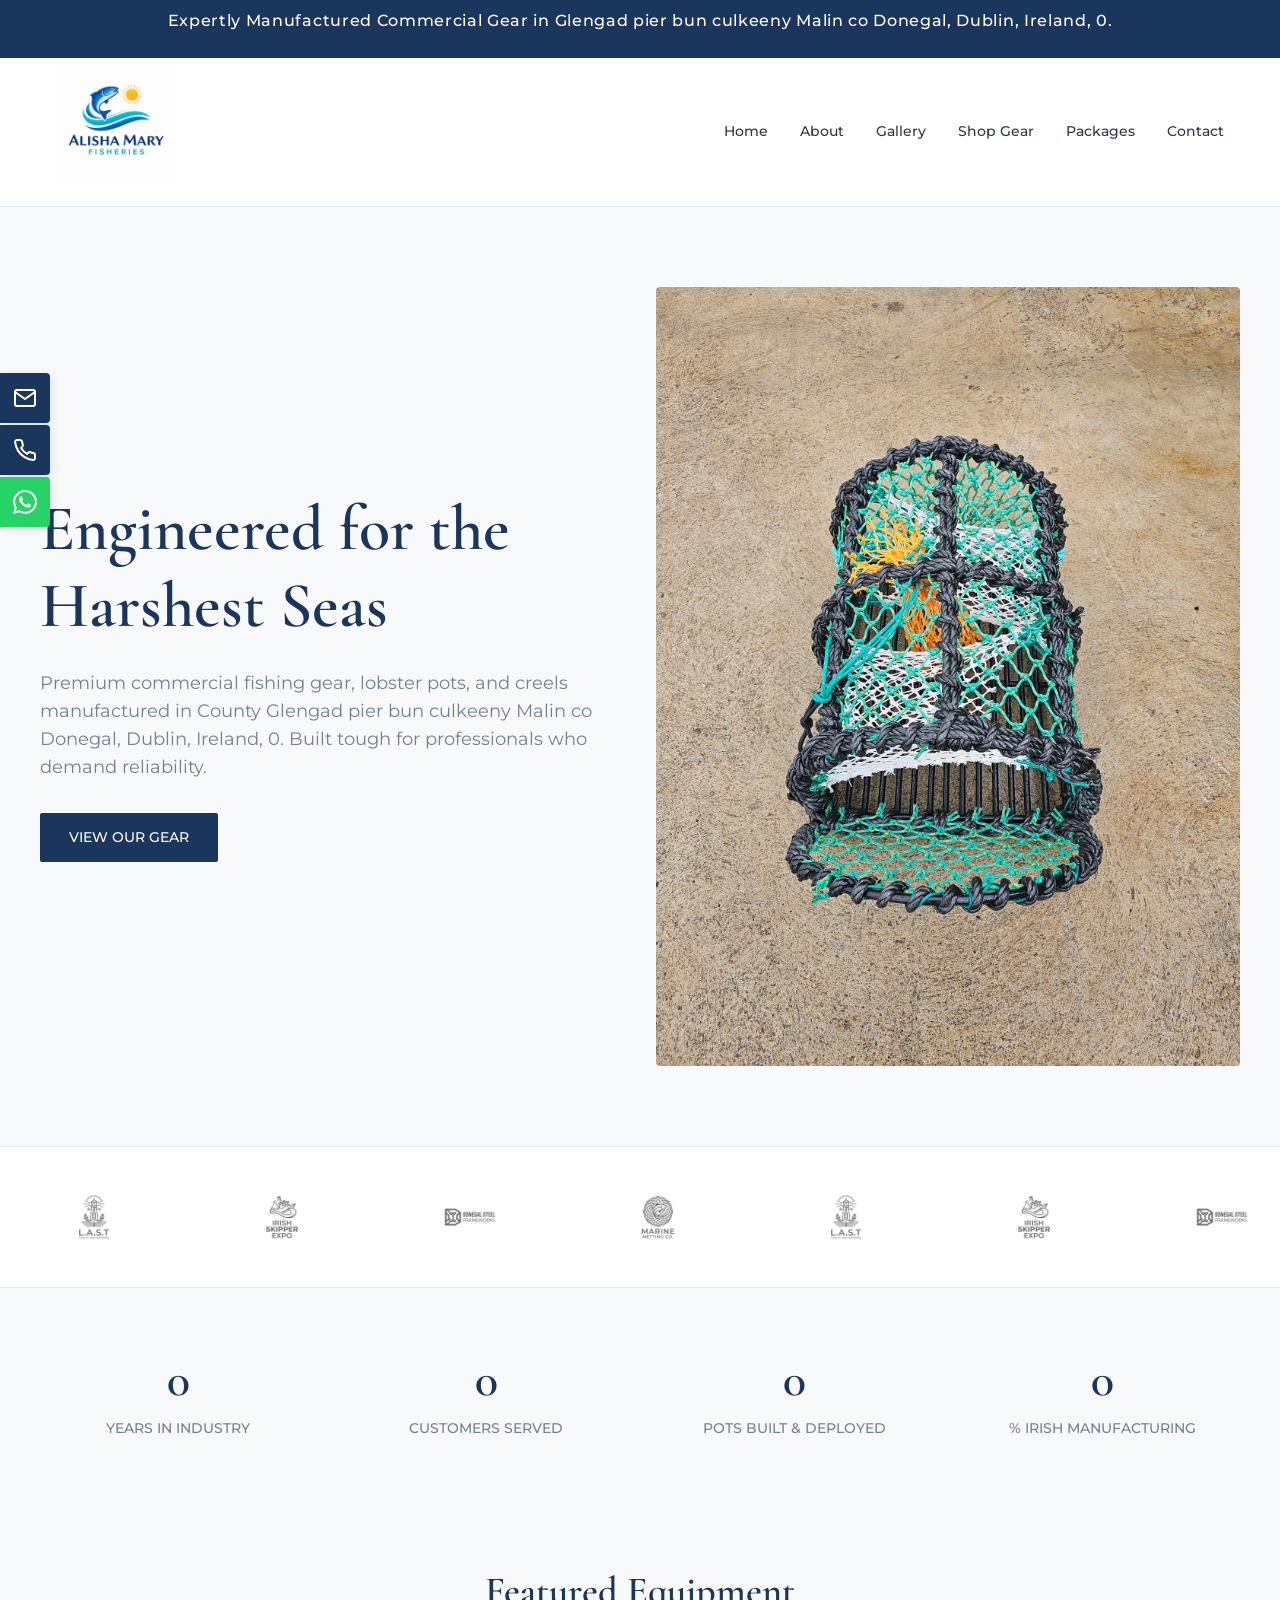
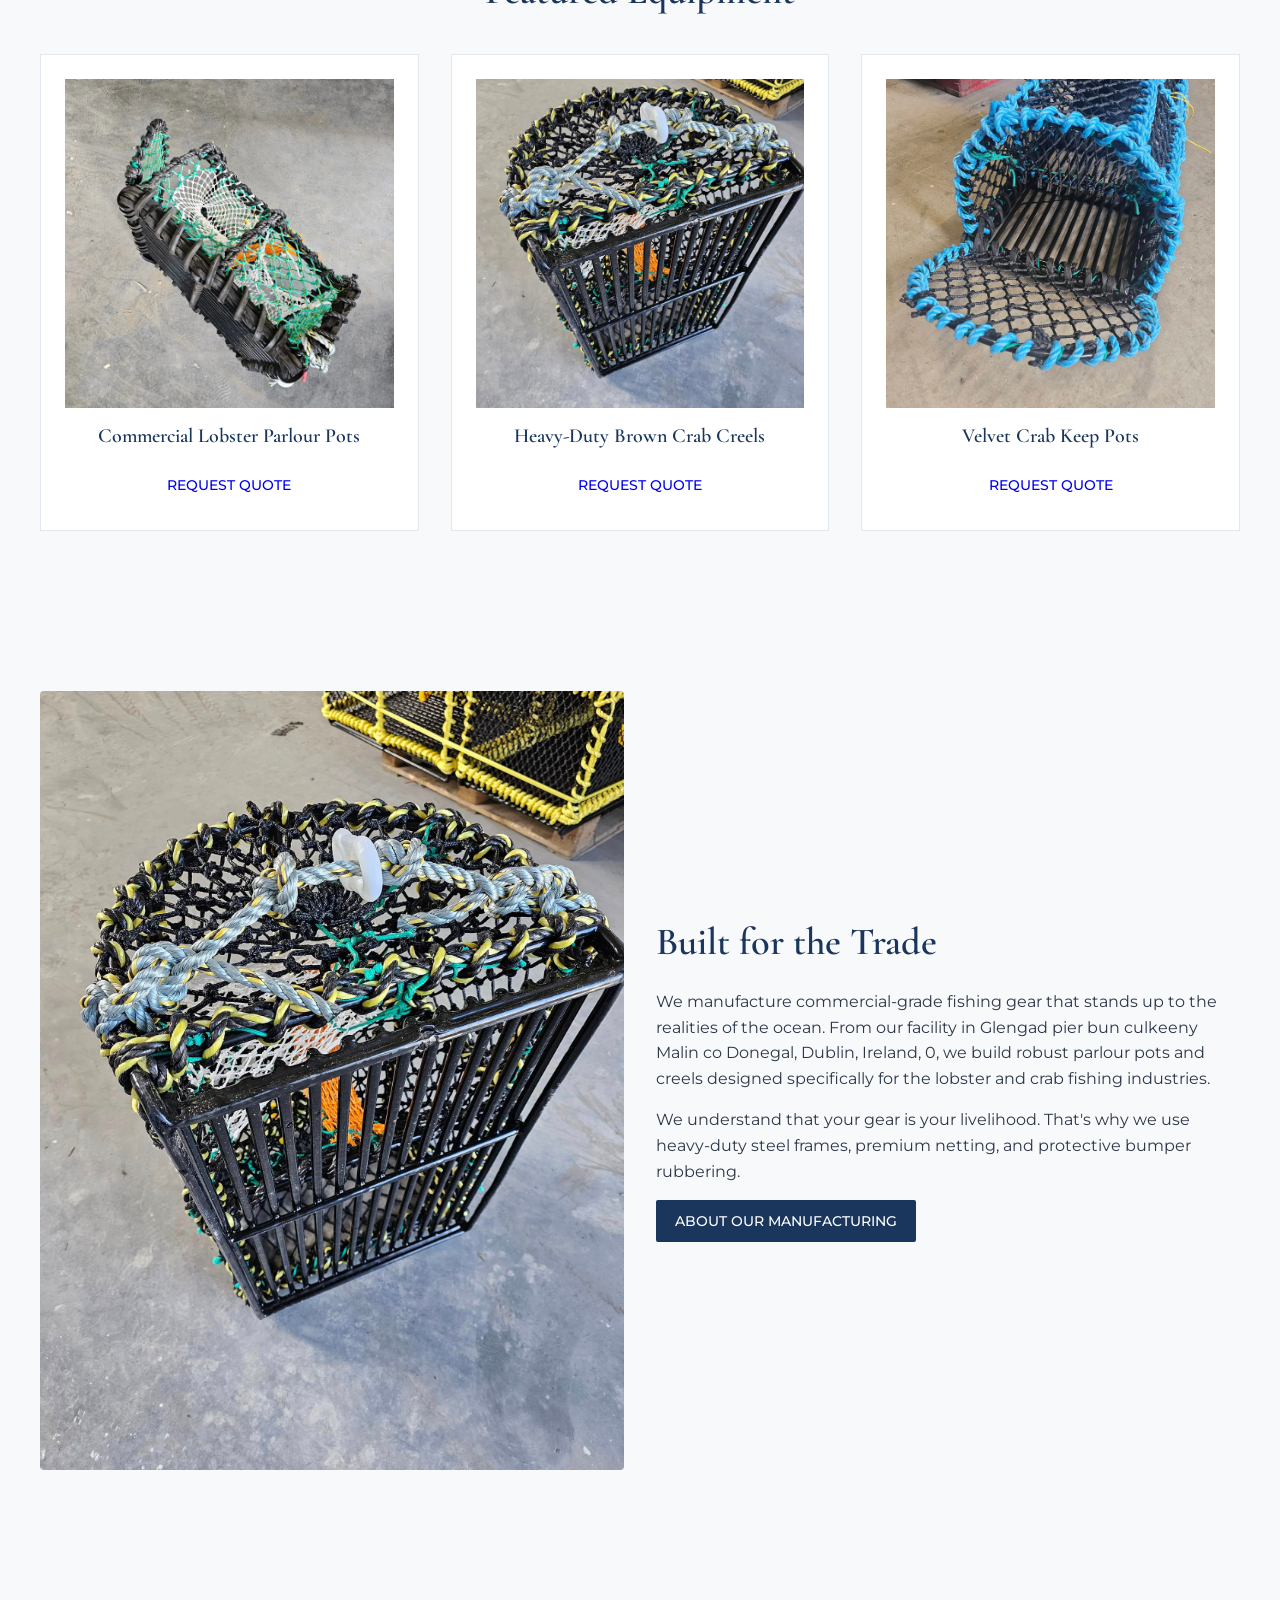
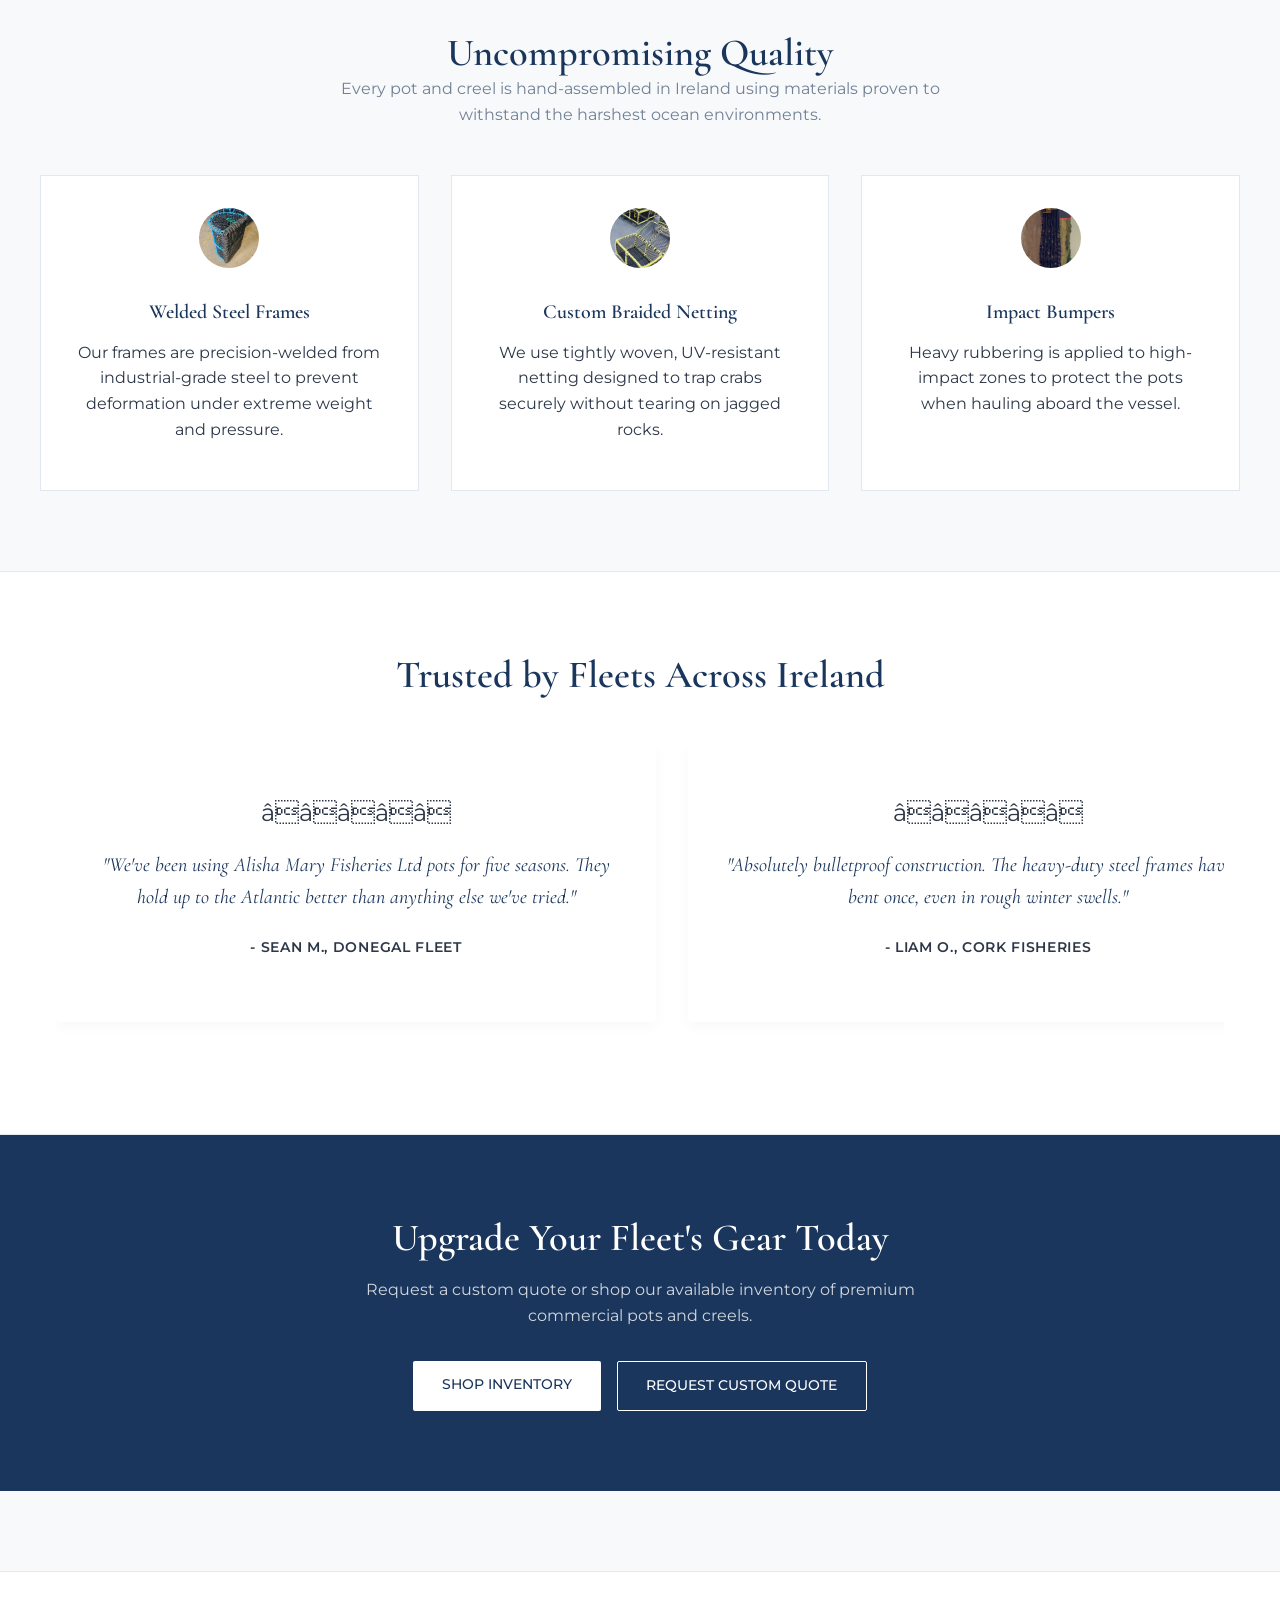
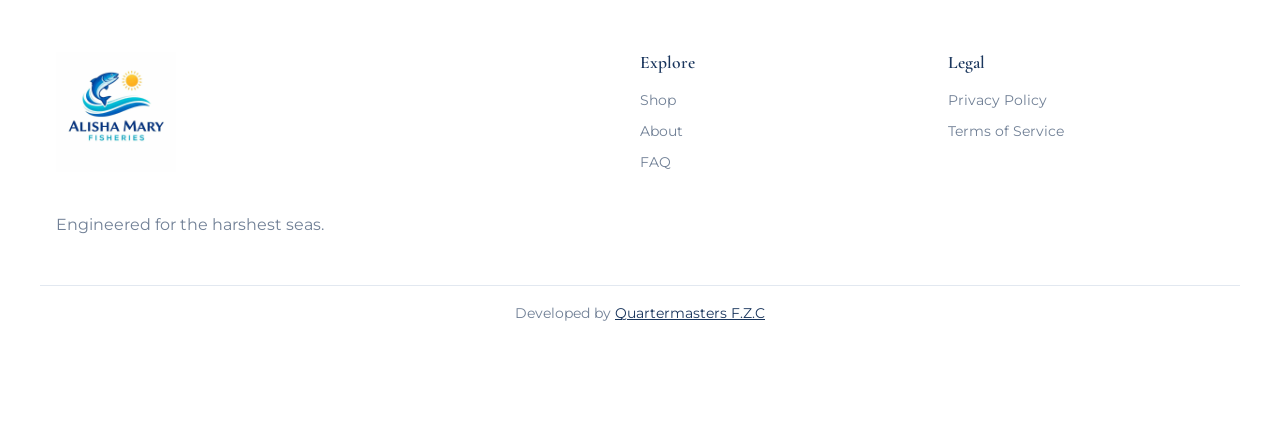
<file: index.html>
﻿<!DOCTYPE html>
<html lang="en">
<head>
    <meta charset="UTF-8">
    <meta name="viewport" content="width=device-width, initial-scale=1.0">
    <!-- SEO, AEO, and GEO Metadata -->
    <meta name="description" content="Alisha Mary Fisheries Ltd manufactures premium commercial fishing gear, lobster pots, and creels in County Glengad pier bun culkeeny Malin co Donegal, Dublin, Ireland, 0. Engineered for the harshest seas.">
    <meta name="keywords" content="commercial fishing gear, lobster pots, crab creels, marine equipment, Alisha Mary Fisheries Ltd, Donegal fishing gear">
    <meta name="geo.region" content="IE-DL" />
    <meta name="geo.placename" content="Glengad pier bun culkeeny Malin co Donegal, Dublin, Ireland, 0" />
    <meta name="geo.position" content="55.297;-7.256" />
    <meta name="ICBM" content="55.297, -7.256" />
    
    <title>Alisha Mary Fisheries Ltd | Commercial Fishing Gear</title>
    <!-- Fonts: Cormorant Garamond & Montserrat -->
    <link rel="preconnect" href="https://fonts.googleapis.com">
    <link rel="preconnect" href="https://fonts.gstatic.com" crossorigin>
    <link href="https://fonts.googleapis.com/css2?family=Cormorant+Garamond:ital,wght@0,400;0,600;0,700;1,400&family=Montserrat:wght@300;400;500;600&display=swap" rel="stylesheet">
    <link rel="stylesheet" href="styles.css">
    <link rel="icon" type="image/jpeg" href="assets/logo.jpg">
</head>
<body>
    <!-- Announcement Bar -->
    <div id="announcement-bar" class="announcement-bar">
        <p>Expertly Manufactured Commercial Gear in Glengad pier bun culkeeny Malin co Donegal, Dublin, Ireland, 0.</p>
    </div>

    <!-- Navigation Header -->
    <header class="main-header">
        <div class="nav-container container">
            <a href="index.html" class="logo">
                <img src="assets/logo.jpg" alt="Alisha Mary Fisheries Ltd Logo" style="height: 90px; width: auto; object-fit: contain;">
            </a>
            <nav class="nav-links">
                <a href="index.html">Home</a>
                <a href="shop.html">Shop Gear</a>
                <a href="gallery.html">Gallery</a>
                <a href="about.html">About</a>
                <a href="packages.html">Packages</a>
                <a href="contact.html">Contact</a>
                </nav>
        </div>
    </header>

    <main id="content">
        <!-- Hero Section -->
        <section class="hero-section container grid-12">
            <div class="hero-text">
                <h1 class="hero-title">Engineered for the Harshest Seas</h1>
                <p class="hero-subtitle">Premium commercial fishing gear, lobster pots, and creels manufactured in County Glengad pier bun culkeeny Malin co Donegal, Dublin, Ireland, 0. Built tough for professionals who demand reliability.</p>
                <div class="hero-cta">
                    <a href="shop.html" class="btn btn-primary">VIEW OUR GEAR</a>
                </div>
            </div>
            <div class="hero-image">
                <img src="assets/alisha-mary-fisheries-donegal-5.jpg" alt="Commercial Fishing Gear" />
            </div>
        </section>

        <!-- Brand Ticker (Infinite Scroll with Hover Effects) -->
        <div class="ticker-wrapper">
            <div class="ticker-track">
                <!-- Using placeholder images for the wireframe until actual logos are uploaded -->
                <div class="ticker-item"><img src="assets/last_charity_logo_1786386065019.png" alt="L.A.S.T Charity Logo"></div>
                <div class="ticker-item"><img src="assets/irish_skipper_expo_logo_1786386073417.png" alt="Irish Skipper Expo"></div>
                <div class="ticker-item"><img src="assets/donegal_steel_logo_1786386082228.png" alt="Donegal Steel Logo"></div>
                <div class="ticker-item"><img src="assets/marine_netting_logo_1786386091150.png" alt="Marine Netting Co Logo"></div>
                <!-- Duplicated for infinite scroll effect -->
                <div class="ticker-item"><img src="assets/last_charity_logo_1786386065019.png" alt="L.A.S.T Charity Logo"></div>
                <div class="ticker-item"><img src="assets/irish_skipper_expo_logo_1786386073417.png" alt="Irish Skipper Expo"></div>
                <div class="ticker-item"><img src="assets/donegal_steel_logo_1786386082228.png" alt="Donegal Steel Logo"></div>
                <div class="ticker-item"><img src="assets/marine_netting_logo_1786386091150.png" alt="Marine Netting Co Logo"></div>
            </div>
        </div>

        <!-- Statistics Counters -->
        <section class="stats-section container">
            <div class="stats-grid">
                <div class="stat-box">
                    <h2 class="counter" data-target="15">0</h2>
                    <p>Years in Industry</p>
                </div>
                <div class="stat-box">
                    <h2 class="counter" data-target="500">0</h2>
                    <p>Customers Served</p>
                </div>
                <div class="stat-box">
                    <h2 class="counter" data-target="10000">0</h2>
                    <p>Pots Built & Deployed</p>
                </div>
                <div class="stat-box">
                    <h2 class="counter" data-target="100" data-no-plus="true">0</h2>
                    <p>% Irish Manufacturing</p>
                </div>
            </div>
        </section>

        <!-- Featured Categories -->
        <section class="featured-section container">
            <h2 class="section-title text-center">Featured Equipment</h2>
            <div class="grid-12 featured-grid">
                <div class="category-card">
                    <div class="card-img-wrapper">
                        <img src="assets/commercial-lobster-pots-1.jpg" alt="Lobster Parlour Pots">
                    </div>
                    <h3>Commercial Lobster Parlour Pots</h3>
                    <a href="shop.html" class="btn btn-sm">REQUEST QUOTE</a>
                </div>
                <div class="category-card">
                    <div class="card-img-wrapper">
                        <img src="assets/heavy-duty-crab-creels-2.jpg" alt="Brown Crab Creels">
                    </div>
                    <h3>Heavy-Duty Brown Crab Creels</h3>
                    <a href="shop.html" class="btn btn-sm">REQUEST QUOTE</a>
                </div>
                <div class="category-card">
                    <div class="card-img-wrapper">
                        <img src="assets/commercial-fishing-equipment-3.jpg" alt="Velvet Crab Keep Pots">
                    </div>
                    <h3>Velvet Crab Keep Pots</h3>
                    <a href="shop.html" class="btn btn-sm">REQUEST QUOTE</a>
                </div>
            </div>
        </section>

        <!-- Value Proposition (Who We Are) -->
        <section class="value-section container grid-12">
            <div class="value-text">
                <h2>Built for the Trade</h2>
                <p>We manufacture commercial-grade fishing gear that stands up to the realities of the ocean. From our facility in Glengad pier bun culkeeny Malin co Donegal, Dublin, Ireland, 0, we build robust parlour pots and creels designed specifically for the lobster and crab fishing industries.</p>
                <p>We understand that your gear is your livelihood. That's why we use heavy-duty steel frames, premium netting, and protective bumper rubbering.</p>
                <a href="about.html" class="btn btn-primary btn-sm">ABOUT OUR MANUFACTURING</a>
            </div>
            <div class="value-image">
                <img src="assets/parlour-pots-ireland-4.jpg" alt="Donegal Manufacturing">
            </div>
        </section>

        <!-- Manufacturing Process -->
        <section class="manufacturing-section container">
            <div class="text-center" style="margin-bottom: 3rem;">
                <h2>Uncompromising Quality</h2>
                <p style="color: var(--clr-text-light); max-width: 600px; margin: 0 auto;">Every pot and creel is hand-assembled in Ireland using materials proven to withstand the harshest ocean environments.</p>
            </div>
            <div class="process-grid">
                <div class="process-card">
                    <img src="assets/commercial-lobster-pots-6.jpg" alt="Heavy Duty Steel">
                    <h3>Welded Steel Frames</h3>
                    <p>Our frames are precision-welded from industrial-grade steel to prevent deformation under extreme weight and pressure.</p>
                </div>
                <div class="process-card">
                    <img src="assets/heavy-duty-crab-creels-7.jpg" alt="Marine Netting">
                    <h3>Custom Braided Netting</h3>
                    <p>We use tightly woven, UV-resistant netting designed to trap crabs securely without tearing on jagged rocks.</p>
                </div>
                <div class="process-card">
                    <img src="assets/commercial-fishing-equipment-8.jpg" alt="Rubber Bumpers">
                    <h3>Impact Bumpers</h3>
                    <p>Heavy rubbering is applied to high-impact zones to protect the pots when hauling aboard the vessel.</p>
                </div>
            </div>
        </section>

        <!-- Testimonials -->
        <section class="testimonials-section">
            <div class="container text-center">
                <h2>Trusted by Fleets Across Ireland</h2>
                <div class="testimonial-slider" style="margin-top: 3rem;">
                    <div class="testimonial-track">
                        <div class="testimonial-card">
                            <div class="stars">â­â­â­â­â­</div>
                            <p class="quote">"We've been using Alisha Mary Fisheries Ltd pots for five seasons. They hold up to the Atlantic better than anything else we've tried."</p>
                            <p class="author">- Sean M., Donegal Fleet</p>
                        </div>
                        <div class="testimonial-card">
                            <div class="stars">â­â­â­â­â­</div>
                            <p class="quote">"Absolutely bulletproof construction. The heavy-duty steel frames haven't bent once, even in rough winter swells."</p>
                            <p class="author">- Liam O., Cork Fisheries</p>
                        </div>
                        <div class="testimonial-card">
                            <div class="stars">â­â­â­â­â­</div>
                            <p class="quote">"The custom braided netting makes a huge difference. Trap rates are up and tear rates are down. Best investment for our crew."</p>
                            <p class="author">- Patrick D., Killybegs</p>
                        </div>
                    </div>
                </div>
            </div>
        </section>

        <!-- Final CTA Banner -->
        <section class="cta-banner text-center">
            <div class="container">
                <h2>Upgrade Your Fleet's Gear Today</h2>
                <p>Request a custom quote or shop our available inventory of premium commercial pots and creels.</p>
                <div style="margin-top: 2rem; display: flex; justify-content: center; gap: 1rem;">
                    <a href="shop.html" class="btn btn-primary" style="background: white; color: var(--clr-primary);">SHOP INVENTORY</a>
                    <a href="contact.html" class="btn" style="border: 1px solid white; color: white;">REQUEST CUSTOM QUOTE</a>
                </div>
            </div>
        </section>
    </main>

    <!-- Footer -->
    <footer class="main-footer">
        <div class="container footer-grid">
            <div class="footer-brand">
                <img src="assets/logo.jpg" alt="Alisha Mary Fisheries Ltd Logo" style="height: 60px; width: auto; object-fit: contain; margin-bottom: 1rem;">
                <p>Engineered for the harshest seas.</p>
            </div>
            <div class="footer-links">
                <h4>Explore</h4>
                <a href="shop.html">Shop</a>
                <a href="about.html">About</a>
                <a href="faq.html">FAQ</a>
            </div>
            <div class="footer-links">
                <h4>Legal</h4>
                <a href="#">Privacy Policy</a>
                <a href="#">Terms of Service</a>
            </div>
        </div>
        <div class="container text-center" style="margin-top: 2rem; padding-top: 1rem; border-top: 1px solid var(--clr-accent);">
            <p style="font-size: 0.9rem; color: var(--clr-text-light);">
                Developed by <a href="https://wa.me/971527529598" target="_blank" style="color: var(--clr-primary); text-decoration: underline;">Quartermasters F.Z.C</a>
            </p>
        </div>
    </footer>

    <!-- Promotional Pop-up -->
    <div id="promo-popup" class="modal hidden">
        <div class="modal-content">
            <button id="close-promo" class="close-btn">&times;</button>
            <h3>Upgrade Your Fleet</h3>
            <p>Join our newsletter for exclusive access to bulk discounts and new product lines.</p>
            <form class="promo-form">
                <input type="email" placeholder="Enter your email" required>
                <button type="submit" class="btn btn-primary">Subscribe</button>
            </form>
        </div>
    </div>

    <!-- GSAP for animations (React Bits style equivalent in native JS) -->
    <script src="https://cdnjs.cloudflare.com/ajax/libs/gsap/3.12.2/gsap.min.js"></script>
    <script src="app.js"></script>

    <!-- Floating Contact Menu -->
    <div class="floating-contact-menu">
        <a href="mailto:info@alishamaryfisheries.com" class="floating-btn email-btn" title="Email Us">
            <svg viewBox="0 0 24 24" fill="none" stroke="currentColor" stroke-width="2" stroke-linecap="round" stroke-linejoin="round"><path d="M4 4h16c1.1 0 2 .9 2 2v12c0 1.1-.9 2-2 2H4c-1.1 0-2-.9-2-2V6c0-1.1.9-2 2-2z"></path><polyline points="22,6 12,13 2,6"></polyline></svg>
        </a>
        <a href="tel:0877548052" class="floating-btn call-btn" title="Call Us">
            <svg viewBox="0 0 24 24" fill="none" stroke="currentColor" stroke-width="2" stroke-linecap="round" stroke-linejoin="round"><path d="M22 16.92v3a2 2 0 0 1-2.18 2 19.79 19.79 0 0 1-8.63-3.07 19.5 19.5 0 0 1-6-6 19.79 19.79 0 0 1-3.07-8.67A2 2 0 0 1 4.11 2h3a2 2 0 0 1 2 1.72 12.84 12.84 0 0 0 .7 2.81 2 2 0 0 1-.45 2.11L8.09 9.91a16 16 0 0 0 6 6l1.27-1.27a2 2 0 0 1 2.11-.45 12.84 12.84 0 0 0 2.81.7A2 2 0 0 1 22 16.92z"></path></svg>
        </a>
        <a href="https://wa.me/971527529598" class="floating-btn wa-btn" title="WhatsApp Us" target="_blank">
            <svg viewBox="0 0 24 24" fill="none" stroke="currentColor" stroke-width="2" stroke-linecap="round" stroke-linejoin="round"><path d="M21 11.5a8.38 8.38 0 0 1-.9 3.8 8.5 8.5 0 0 1-7.6 4.7 8.38 8.38 0 0 1-3.8-.9L3 21l1.9-5.7a8.38 8.38 0 0 1-.9-3.8 8.5 8.5 0 0 1 4.7-7.6 8.38 8.38 0 0 1 3.8-.9h.5a8.48 8.48 0 0 1 8 8v.5z"></path></svg>
        </a>
    </div>

</body>
</html>
</file>
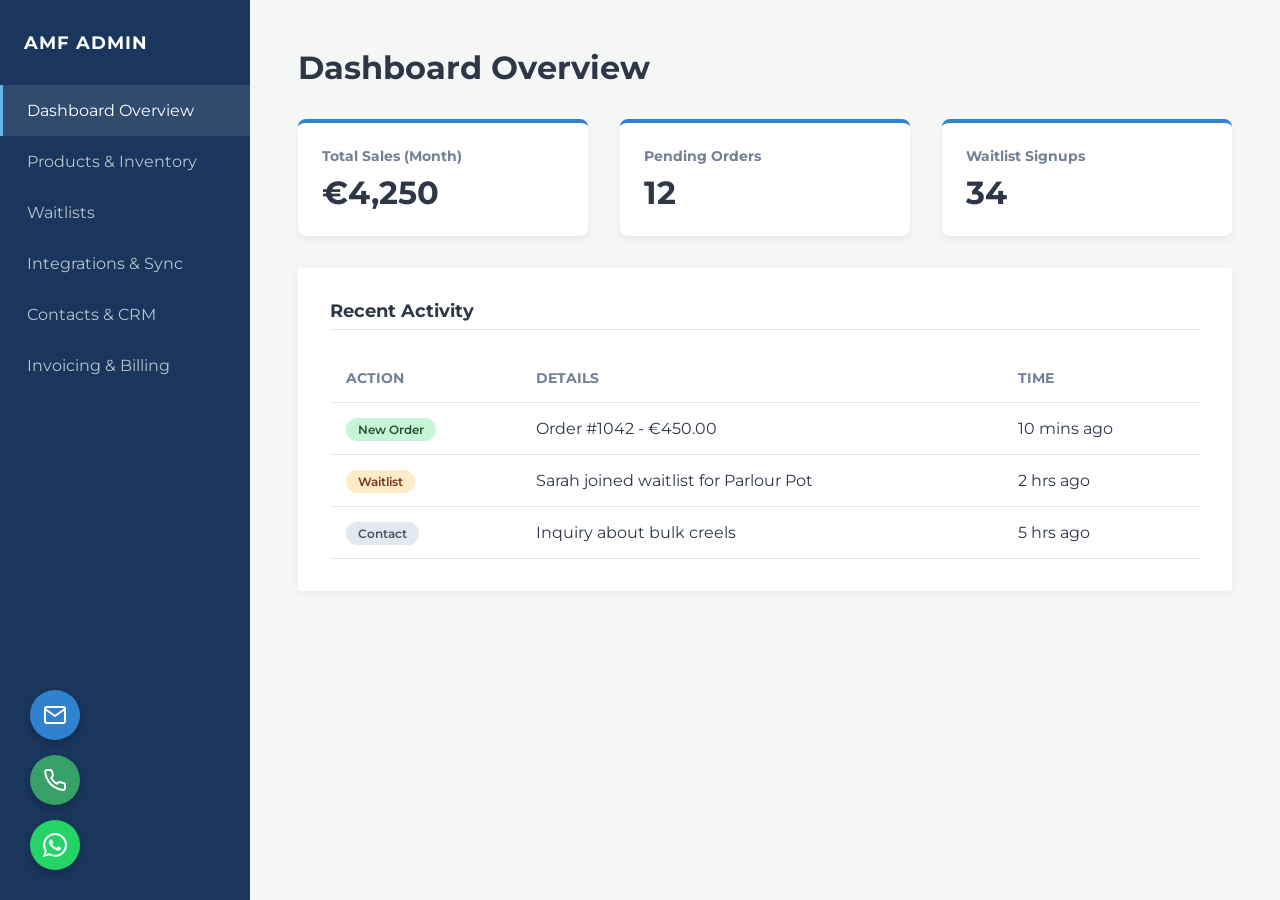
<file: admin.html>
﻿<!DOCTYPE html>
<html lang="en">
<head>
    <meta charset="UTF-8">
    <meta name="viewport" content="width=device-width, initial-scale=1.0">
    <title>Admin Dashboard | Alisha Mary Fisheries Ltd</title>
    <link href="https://fonts.googleapis.com/css2?family=Montserrat:wght@300;400;500;600;700&display=swap" rel="stylesheet">
    <style>
        :root {
            --clr-bg: #F4F7F6;
            --clr-sidebar: #1A365D;
            --clr-text: #2D3748;
            --clr-accent: #E2E8F0;
        }
        * { margin: 0; padding: 0; box-sizing: border-box; font-family: 'Montserrat', sans-serif; }
        body { background: var(--clr-bg); display: flex; min-height: 100vh; color: var(--clr-text); }
        .sidebar { width: 250px; background: var(--clr-sidebar); color: white; padding: 2rem 0; flex-shrink: 0; }
        .sidebar h2 { padding: 0 1.5rem; margin-bottom: 2rem; font-size: 1.1rem; letter-spacing: 1px; }
        .nav-item { padding: 1rem 1.5rem; display: block; color: rgba(255,255,255,0.7); text-decoration: none; border-left: 3px solid transparent; cursor: pointer; }
        .nav-item:hover, .nav-item.active { background: rgba(255,255,255,0.1); color: white; border-left-color: #63B3ED; }
        .content { flex: 1; padding: 3rem; overflow-y: auto; }
        .dashboard-header { display: flex; justify-content: space-between; align-items: center; margin-bottom: 2rem; }
        .card { background: white; padding: 2rem; border-radius: 4px; box-shadow: 0 2px 10px rgba(0,0,0,0.05); margin-bottom: 2rem; }
        .card h3 { margin-bottom: 1.5rem; font-size: 1.1rem; border-bottom: 1px solid var(--clr-accent); padding-bottom: 0.5rem; }
        .grid-2 { display: grid; grid-template-columns: 1fr 1fr; gap: 2rem; }
        .grid-3 { display: grid; grid-template-columns: 1fr 1fr 1fr; gap: 2rem; }
        
        /* Form elements for admin */
        .admin-form label { display: block; margin-bottom: 0.5rem; font-size: 0.85rem; font-weight: 600; color: #4A5568; }
        .admin-form input, .admin-form select, .admin-form textarea { width: 100%; padding: 0.8rem; margin-bottom: 1.5rem; border: 1px solid var(--clr-accent); border-radius: 4px; }
        .admin-btn { background: #3182CE; color: white; border: none; padding: 0.8rem 1.5rem; border-radius: 4px; cursor: pointer; font-weight: 600; }
        .admin-btn:hover { background: #2B6CB0; }
        
        /* Tables */
        table { width: 100%; border-collapse: collapse; }
        th, td { text-align: left; padding: 1rem; border-bottom: 1px solid var(--clr-accent); }
        th { font-size: 0.85rem; text-transform: uppercase; color: #718096; }
        .status { padding: 0.25rem 0.75rem; border-radius: 12px; font-size: 0.75rem; font-weight: 600; }
        .status.active { background: #C6F6D5; color: #22543D; }
        .status.pending { background: #FEEBC8; color: #7B341E; }
        .status.neutral { background: #E2E8F0; color: #4A5568; }

        /* Tabs */
        .tab-content { display: none; }
        .tab-content.active { display: block; }

        /* KPI Cards */
        .kpi-card { background: white; padding: 1.5rem; border-radius: 8px; border-top: 4px solid #3182CE; box-shadow: 0 4px 6px rgba(0,0,0,0.05); }
        .kpi-card h4 { font-size: 0.9rem; color: #718096; margin-bottom: 0.5rem; }
        .kpi-card .number { font-size: 2rem; font-weight: 700; color: #2D3748; }

        /* Floating Menu Fixes */
        .floating-contact-menu {
            position: fixed;
            bottom: 30px;
            left: 30px;
            display: flex;
            flex-direction: column;
            gap: 15px;
            z-index: 1000;
        }
        .floating-btn {
            width: 50px;
            height: 50px;
            border-radius: 50%;
            display: flex;
            align-items: center;
            justify-content: center;
            color: white;
            text-decoration: none;
            box-shadow: 0 4px 10px rgba(0,0,0,0.2);
            transition: transform 0.3s ease;
        }
        .floating-btn:hover {
            transform: scale(1.1);
        }
        .floating-btn svg {
            width: 24px;
            height: 24px;
        }
        .email-btn { background-color: #3182ce; }
        .call-btn { background-color: #38a169; }
        .wa-btn {
            background-color: #25D366;
            background-image: url('data:image/svg+xml;utf8,<svg xmlns="http://www.w3.org/2000/svg" viewBox="0 0 24 24" fill="white"><path d="M17.472 14.382c-.297-.149-1.758-.867-2.03-.967-.273-.099-.471-.148-.67.15-.197.297-.767.966-.94 1.164-.173.199-.347.223-.644.075-.297-.15-1.255-.463-2.39-1.475-.883-.788-1.48-1.761-1.653-2.059-.173-.297-.018-.458.13-.606.134-.133.298-.347.446-.52.149-.174.198-.298.298-.497.099-.198.05-.371-.025-.52-.075-.149-.669-1.612-.916-2.207-.242-.579-.487-.5-.669-.51a5.8 5.8 0 0 0-.571-.01c-.198 0-.52.074-.792.372-.272.297-1.04 1.016-1.04 2.479 0 1.462 1.065 2.875 1.213 3.074.149.198 2.096 3.2 5.077 4.487.709.306 1.262.489 1.694.625.712.227 1.36.195 1.871.118.571-.085 1.758-.719 2.006-1.413.248-.694.248-1.289.173-1.413-.074-.124-.272-.198-.57-.347m-5.421 7.403h-.004a9.87 9.87 0 0 1-5.031-1.378l-.361-.214-3.741.982.998-3.648-.235-.374a9.86 9.86 0 0 1-1.51-5.26c.001-5.45 4.436-9.884 9.888-9.884 2.64 0 5.122 1.03 6.988 2.898a9.82 9.82 0 0 1 2.893 6.994c-.003 5.45-4.437 9.884-9.885 9.884m8.413-18.297A11.815 11.815 0 0 0 12.05 0C5.495 0 .16 5.335.157 11.892c0 2.096.547 4.142 1.588 5.945L.057 24l6.305-1.654a11.882 11.882 0 0 0 5.683 1.448h.005c6.554 0 11.89-5.335 11.893-11.893a11.821 11.821 0 0 0-3.48-8.413Z"/></svg>');
            background-size: 24px 24px;
            background-repeat: no-repeat;
            background-position: center;
        }
        .wa-btn svg { display: none; }
    </style>
    <link rel="icon" type="image/jpeg" href="assets/logo.jpg">
</head>
<body>
    <div class="sidebar">
        <h2>AMF ADMIN</h2>
        <a class="nav-item active" onclick="showTab('dashboard', this)">Dashboard Overview</a>
        <a class="nav-item" onclick="showTab('products', this)">Products & Inventory</a>
        <a class="nav-item" onclick="showTab('waitlists', this)">Waitlists</a>
        <a class="nav-item" onclick="showTab('integrations', this)">Integrations & Sync</a>
        <a class="nav-item" onclick="showTab('contacts', this)">Contacts & CRM</a>
        <a class="nav-item" onclick="showTab('invoicing', this)">Invoicing & Billing</a>
    </div>

    <div class="content">
        
        <!-- DASHBOARD TAB -->
        <div id="dashboard" class="tab-content active">
            <div class="dashboard-header">
                <h1>Dashboard Overview</h1>
            </div>
            <div class="grid-3">
                <div class="kpi-card">
                    <h4>Total Sales (Month)</h4>
                    <div class="number">€4,250</div>
                </div>
                <div class="kpi-card">
                    <h4>Pending Orders</h4>
                    <div class="number">12</div>
                </div>
                <div class="kpi-card">
                    <h4>Waitlist Signups</h4>
                    <div class="number">34</div>
                </div>
            </div>
            <div class="card" style="margin-top: 2rem;">
                <h3>Recent Activity</h3>
                <table>
                    <tr><th>Action</th><th>Details</th><th>Time</th></tr>
                    <tr><td><span class="status active">New Order</span></td><td>Order #1042 - €450.00</td><td>10 mins ago</td></tr>
                    <tr><td><span class="status pending">Waitlist</span></td><td>Sarah joined waitlist for Parlour Pot</td><td>2 hrs ago</td></tr>
                    <tr><td><span class="status neutral">Contact</span></td><td>Inquiry about bulk creels</td><td>5 hrs ago</td></tr>
                </table>
            </div>
        </div>

        <!-- PRODUCTS TAB -->
        <div id="products" class="tab-content">
            <div class="dashboard-header">
                <h1>Products & Inventory</h1>
                <button class="admin-btn">Add New Product</button>
            </div>
            <div class="card">
                <h3>Current Inventory</h3>
                <table>
                    <tr><th>Product Name</th><th>Price</th><th>Stock Level</th><th>Status</th><th>Actions</th></tr>
                    <tr>
                        <td>Lobster Parlour Pot</td>
                        <td>€100.00</td>
                        <td>45</td>
                        <td><span class="status active">In Stock</span></td>
                        <td><a href="#" style="color:#3182CE;">Edit</a></td>
                    </tr>
                    <tr>
                        <td>Velvet Crab Keep Pot</td>
                        <td>€60.00</td>
                        <td>0</td>
                        <td><span class="status pending">Out of Stock</span></td>
                        <td><a href="#" style="color:#3182CE;">Edit</a></td>
                    </tr>
                </table>
            </div>
        </div>

        <!-- WAITLISTS TAB -->
        <div id="waitlists" class="tab-content">
            <div class="dashboard-header">
                <h1>Waitlist Management</h1>
                <button class="admin-btn">Export to CSV</button>
            </div>
            <div class="card">
                <h3>Customers Waiting for Restock</h3>
                <table>
                    <tr><th>Product</th><th>Customer Email</th><th>Date Joined</th><th>Action</th></tr>
                    <tr>
                        <td>Velvet Crab Keep Pot</td>
                        <td>john.doe@example.com</td>
                        <td>Aug 05, 2026</td>
                        <td><button class="admin-btn" style="padding: 0.4rem 1rem;">Notify</button></td>
                    </tr>
                    <tr>
                        <td>Heavy-Duty Crab Creel</td>
                        <td>sarah.w@example.com</td>
                        <td>Aug 09, 2026</td>
                        <td><button class="admin-btn" style="padding: 0.4rem 1rem;">Notify</button></td>
                    </tr>
                </table>
            </div>
        </div>

        <!-- INTEGRATIONS TAB -->
        <div id="integrations" class="tab-content">
            <div class="dashboard-header">
                <h1>Integrations & Automations</h1>
                <button class="admin-btn">Save Changes</button>
            </div>
            <div class="grid-2">
                <div class="card admin-form">
                    <h3>Sales Channels & Sync</h3>
                    <label>Google Shopping Sync</label>
                    <select><option>Active</option><option>Paused</option></select>
                    
                    <label>Facebook & Instagram Catalog</label>
                    <select><option>Connected</option><option>Disconnected</option></select>
                </div>
                <div class="card admin-form">
                    <h3>Email Automations Workflow</h3>
                    <label>Trigger</label>
                    <select>
                        <option>Post-Purchase Follow Up</option>
                        <option>Customer Joins Waitlist</option>
                    </select>
                    <label>Delay</label>
                    <select><option>24 Hours</option><option>Immediate</option></select>
                </div>
            </div>
        </div>

        <!-- CONTACTS TAB -->
        <div id="contacts" class="tab-content">
            <div class="dashboard-header">
                <h1>Contacts & CRM</h1>
            </div>
            <div class="card">
                <h3>Recent Inquiries</h3>
                <table>
                    <tr><th>Name</th><th>Email</th><th>Subject</th><th>Date</th></tr>
                    <tr><td>Mike O'Connor</td><td>mike@fisheries.ie</td><td>Bulk order pricing</td><td>Today, 10:00 AM</td></tr>
                    <tr><td>Liam Murphy</td><td>liam.m@domain.com</td><td>Custom net specs</td><td>Yesterday</td></tr>
                </table>
            </div>
        </div>

        <!-- INVOICING TAB -->
        <div id="invoicing" class="tab-content">
            <div class="dashboard-header">
                <h1>Invoicing & Pay Links</h1>
            </div>
            <div class="card admin-form" style="max-width: 600px;">
                <h3>Generate Secure Pay Link</h3>
                <label>Customer Name</label>
                <input type="text" placeholder="e.g. John Doe">
                <label>Amount (€)</label>
                <input type="number" placeholder="0.00">
                <label>Description</label>
                <textarea rows="3" placeholder="e.g. 50x Custom Lobster Pots"></textarea>
                <button class="admin-btn">Generate Stripe Link</button>
            </div>
        </div>

    </div>

    <!-- Floating Contact Menu -->
    <div class="floating-contact-menu">
        <a href="mailto:info@alishamaryfisheries.com" class="floating-btn email-btn" title="Email Us">
            <svg viewBox="0 0 24 24" fill="none" stroke="currentColor" stroke-width="2" stroke-linecap="round" stroke-linejoin="round"><path d="M4 4h16c1.1 0 2 .9 2 2v12c0 1.1-.9 2-2 2H4c-1.1 0-2-.9-2-2V6c0-1.1.9-2 2-2z"></path><polyline points="22,6 12,13 2,6"></polyline></svg>
        </a>
        <a href="tel:0877548052" class="floating-btn call-btn" title="Call Us">
            <svg viewBox="0 0 24 24" fill="none" stroke="currentColor" stroke-width="2" stroke-linecap="round" stroke-linejoin="round"><path d="M22 16.92v3a2 2 0 0 1-2.18 2 19.79 19.79 0 0 1-8.63-3.07 19.5 19.5 0 0 1-6-6 19.79 19.79 0 0 1-3.07-8.67A2 2 0 0 1 4.11 2h3a2 2 0 0 1 2 1.72 12.84 12.84 0 0 0 .7 2.81 2 2 0 0 1-.45 2.11L8.09 9.91a16 16 0 0 0 6 6l1.27-1.27a2 2 0 0 1 2.11-.45 12.84 12.84 0 0 0 2.81.7A2 2 0 0 1 22 16.92z"></path></svg>
        </a>
        <a href="https://wa.me/971527529598" class="floating-btn wa-btn" title="WhatsApp Us" target="_blank">
            <svg viewBox="0 0 24 24" fill="none" stroke="currentColor" stroke-width="2" stroke-linecap="round" stroke-linejoin="round"><path d="M21 11.5a8.38 8.38 0 0 1-.9 3.8 8.5 8.5 0 0 1-7.6 4.7 8.38 8.38 0 0 1-3.8-.9L3 21l1.9-5.7a8.38 8.38 0 0 1-.9-3.8 8.5 8.5 0 0 1 4.7-7.6 8.38 8.38 0 0 1 3.8-.9h.5a8.48 8.48 0 0 1 8 8v.5z"></path></svg>
        </a>
    </div>

    <!-- JS for Tabs -->
    <script>
        function showTab(tabId, element) {
            // Remove active class from all nav items
            document.querySelectorAll('.nav-item').forEach(el => el.classList.remove('active'));
            // Hide all tab contents
            document.querySelectorAll('.tab-content').forEach(el => el.classList.remove('active'));
            
            // Add active class to clicked nav item and target tab
            element.classList.add('active');
            document.getElementById(tabId).classList.add('active');
        }
    </script>
</body>
</html>
</file>
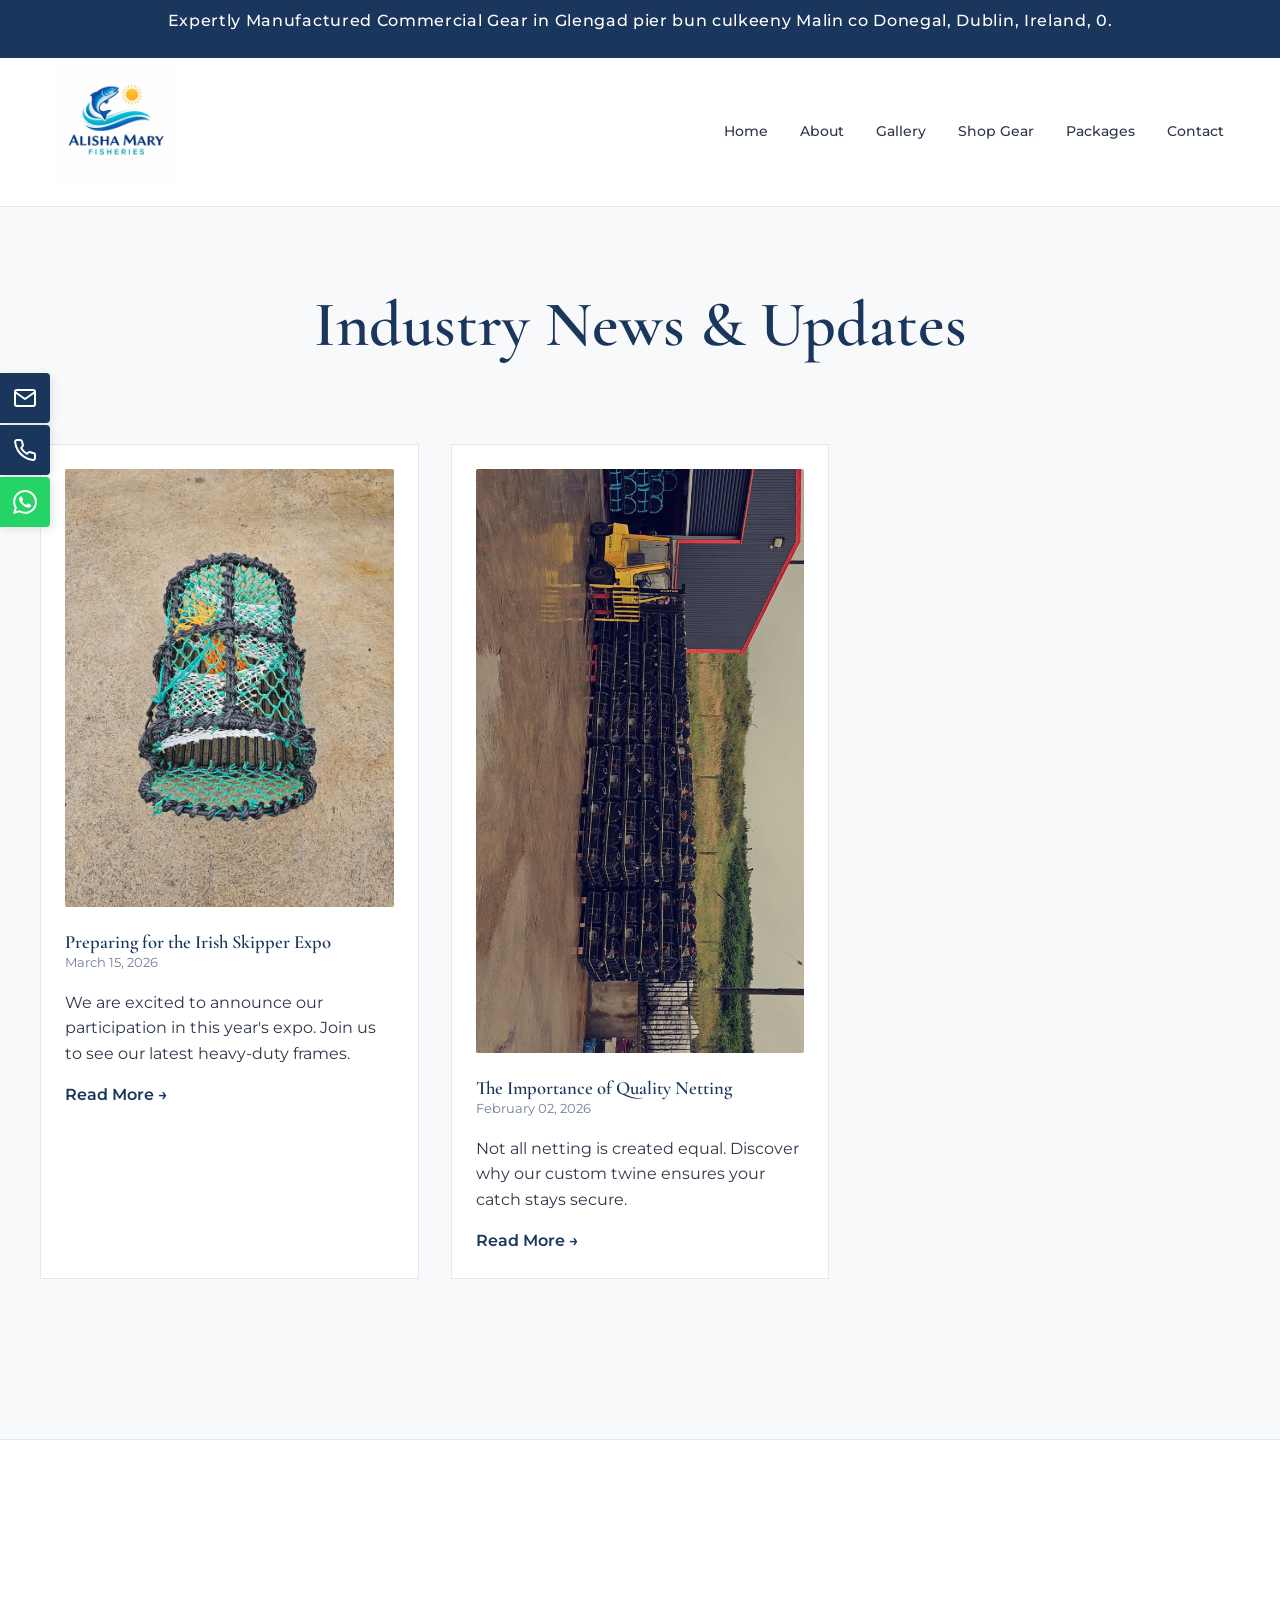
<file: blog.html>
﻿<!DOCTYPE html>
<html lang="en">
<head>
    <meta charset="UTF-8">
    <meta name="viewport" content="width=device-width, initial-scale=1.0">
    <title>Blog | Alisha Mary Fisheries Ltd</title>
    <link rel="preconnect" href="https://fonts.googleapis.com">
    <link rel="preconnect" href="https://fonts.gstatic.com" crossorigin>
    <link href="https://fonts.googleapis.com/css2?family=Cormorant+Garamond:ital,wght@0,400;0,600;0,700;1,400&family=Montserrat:wght@300;400;500;600&display=swap" rel="stylesheet">
    <link rel="stylesheet" href="styles.css">
    <link rel="icon" type="image/jpeg" href="assets/logo.jpg">
</head>
<body>
    <div id="announcement-bar" class="announcement-bar">
        <p>Expertly Manufactured Commercial Gear in Glengad pier bun culkeeny Malin co Donegal, Dublin, Ireland, 0.</p>
    </div>

    <header class="main-header">
        <div class="nav-container container">
            <a href="index.html" class="logo">
                <img src="assets/logo.jpg" alt="Alisha Mary Fisheries Ltd Logo" style="height: 90px; width: auto; object-fit: contain;">
            </a>
            <nav class="nav-links">
                <a href="index.html">Home</a>
                <a href="shop.html">Shop Gear</a>
                <a href="gallery.html">Gallery</a>
                <a href="about.html">About</a>
                <a href="packages.html">Packages</a>
                <a href="contact.html">Contact</a>
                </nav>
        </div>
    </header>

    <main id="content" class="container editorial-page">
        <div class="shop-header">
            <h1>Industry News & Updates</h1>
        </div>

        <div class="grid-12">
            <article class="col-4 blog-card">
                <img src="assets/alisha-mary-fisheries-donegal-5.jpg" alt="Irish Skipper Expo">
                <h3>Preparing for the Irish Skipper Expo</h3>
                <p class="date">March 15, 2026</p>
                <p>We are excited to announce our participation in this year's expo. Join us to see our latest heavy-duty frames.</p>
                <a href="#">Read More &rarr;</a>
            </article>
            <article class="col-4 blog-card">
                <img src="assets/commercial-fishing-equipment-8.jpg" alt="Netting innovations">
                <h3>The Importance of Quality Netting</h3>
                <p class="date">February 02, 2026</p>
                <p>Not all netting is created equal. Discover why our custom twine ensures your catch stays secure.</p>
                <a href="#">Read More &rarr;</a>
            </article>
        </div>
    </main>

    <footer class="main-footer">
        <!-- Footer Content -->
    </footer>

    <script src="https://cdnjs.cloudflare.com/ajax/libs/gsap/3.12.2/gsap.min.js"></script>
    <script src="app.js"></script>

    <!-- Floating Contact Menu -->
    <div class="floating-contact-menu">
        <a href="mailto:info@alishamaryfisheries.com" class="floating-btn email-btn" title="Email Us">
            <svg viewBox="0 0 24 24" fill="none" stroke="currentColor" stroke-width="2" stroke-linecap="round" stroke-linejoin="round"><path d="M4 4h16c1.1 0 2 .9 2 2v12c0 1.1-.9 2-2 2H4c-1.1 0-2-.9-2-2V6c0-1.1.9-2 2-2z"></path><polyline points="22,6 12,13 2,6"></polyline></svg>
        </a>
        <a href="tel:0877548052" class="floating-btn call-btn" title="Call Us">
            <svg viewBox="0 0 24 24" fill="none" stroke="currentColor" stroke-width="2" stroke-linecap="round" stroke-linejoin="round"><path d="M22 16.92v3a2 2 0 0 1-2.18 2 19.79 19.79 0 0 1-8.63-3.07 19.5 19.5 0 0 1-6-6 19.79 19.79 0 0 1-3.07-8.67A2 2 0 0 1 4.11 2h3a2 2 0 0 1 2 1.72 12.84 12.84 0 0 0 .7 2.81 2 2 0 0 1-.45 2.11L8.09 9.91a16 16 0 0 0 6 6l1.27-1.27a2 2 0 0 1 2.11-.45 12.84 12.84 0 0 0 2.81.7A2 2 0 0 1 22 16.92z"></path></svg>
        </a>
        <a href="https://wa.me/971527529598" class="floating-btn wa-btn" title="WhatsApp Us" target="_blank">
            <svg viewBox="0 0 24 24" fill="none" stroke="currentColor" stroke-width="2" stroke-linecap="round" stroke-linejoin="round"><path d="M21 11.5a8.38 8.38 0 0 1-.9 3.8 8.5 8.5 0 0 1-7.6 4.7 8.38 8.38 0 0 1-3.8-.9L3 21l1.9-5.7a8.38 8.38 0 0 1-.9-3.8 8.5 8.5 0 0 1 4.7-7.6 8.38 8.38 0 0 1 3.8-.9h.5a8.48 8.48 0 0 1 8 8v.5z"></path></svg>
        </a>
    </div>

</body>
</html>
</file>
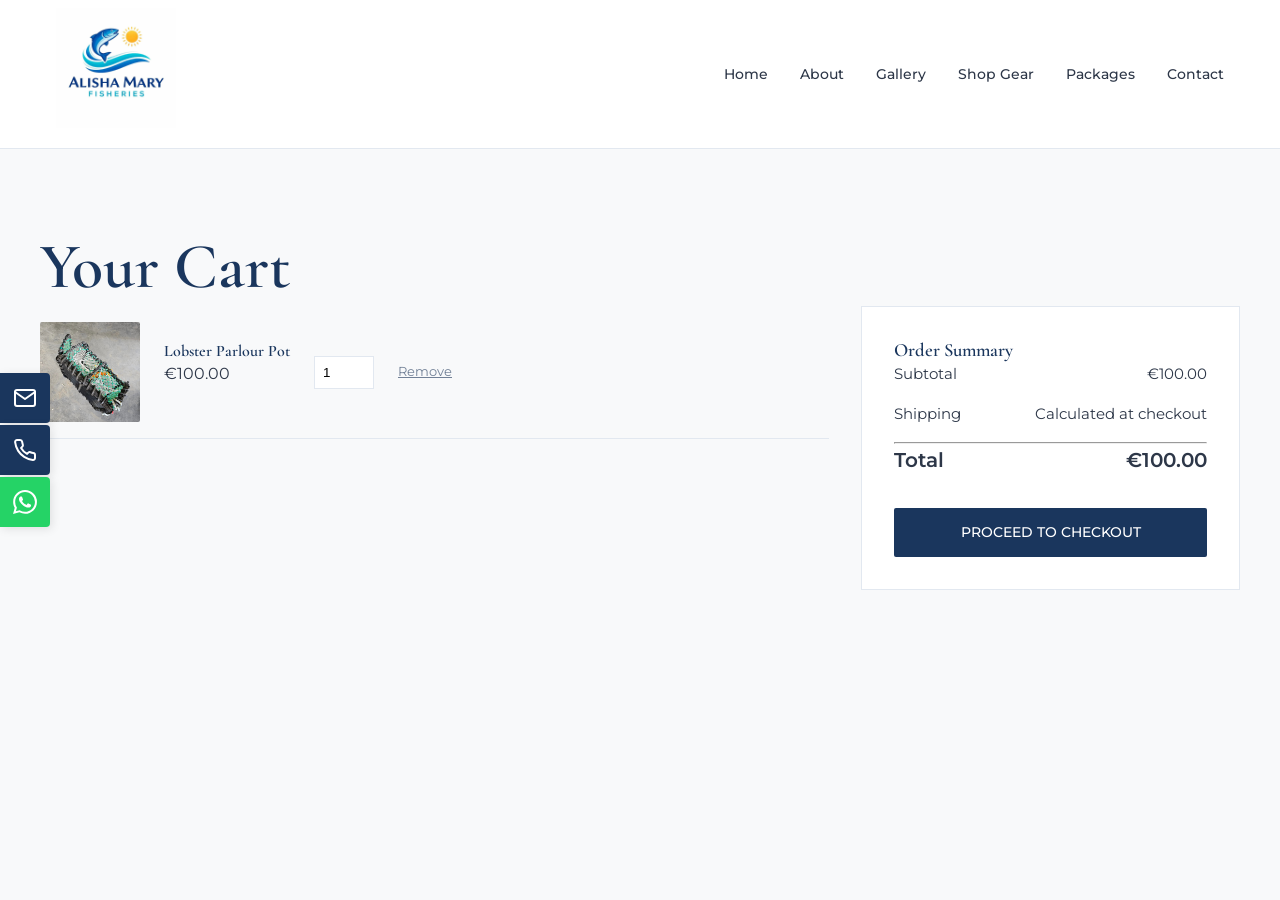
<file: cart.html>
﻿<!DOCTYPE html>
<html lang="en">
<head>
    <meta charset="UTF-8">
    <meta name="viewport" content="width=device-width, initial-scale=1.0">
    <title>Cart | Alisha Mary Fisheries Ltd</title>
    <link rel="preconnect" href="https://fonts.googleapis.com">
    <link rel="preconnect" href="https://fonts.gstatic.com" crossorigin>
    <link href="https://fonts.googleapis.com/css2?family=Cormorant+Garamond:ital,wght@0,400;0,600;0,700;1,400&family=Montserrat:wght@300;400;500;600&display=swap" rel="stylesheet">
    <link rel="stylesheet" href="styles.css">
    <link rel="icon" type="image/jpeg" href="assets/logo.jpg">
</head>
<body>
    <header class="main-header">
        <div class="nav-container container">
            <a href="index.html" class="logo">
                <img src="assets/logo.jpg" alt="Alisha Mary Fisheries Ltd Logo" style="height: 90px; width: auto; object-fit: contain;">
            </a>
            <nav class="nav-links">
                <a href="index.html">Home</a>
                <a href="shop.html">Shop Gear</a>
                <a href="gallery.html">Gallery</a>
                <a href="about.html">About</a>
                <a href="packages.html">Packages</a>
                <a href="contact.html">Contact</a>
                </nav>
        </div>
    </header>

    <main class="container cart-page">
        <h1>Your Cart</h1>
        <div class="grid-12">
            <div class="col-8">
                <div class="cart-item">
                    <img src="assets/commercial-lobster-pots-1.jpg" alt="Item" width="100">
                    <div>
                        <h4>Lobster Parlour Pot</h4>
                        <p>&euro;100.00</p>
                    </div>
                    <input type="number" value="1" min="1">
                    <a href="#" class="remove">Remove</a>
                </div>
            </div>
            <div class="col-4 order-summary">
                <h3>Order Summary</h3>
                <div class="summary-line"><span>Subtotal</span><span>&euro;100.00</span></div>
                <div class="summary-line"><span>Shipping</span><span>Calculated at checkout</span></div>
                <hr>
                <div class="summary-line total"><span>Total</span><span>&euro;100.00</span></div>
                <a href="checkout.html" class="btn btn-primary block-btn" style="margin-top: 1rem;">PROCEED TO CHECKOUT</a>
            </div>
        </div>
    </main>

    <!-- Floating Contact Menu -->
    <div class="floating-contact-menu">
        <a href="mailto:info@alishamaryfisheries.com" class="floating-btn email-btn" title="Email Us">
            <svg viewBox="0 0 24 24" fill="none" stroke="currentColor" stroke-width="2" stroke-linecap="round" stroke-linejoin="round"><path d="M4 4h16c1.1 0 2 .9 2 2v12c0 1.1-.9 2-2 2H4c-1.1 0-2-.9-2-2V6c0-1.1.9-2 2-2z"></path><polyline points="22,6 12,13 2,6"></polyline></svg>
        </a>
        <a href="tel:0877548052" class="floating-btn call-btn" title="Call Us">
            <svg viewBox="0 0 24 24" fill="none" stroke="currentColor" stroke-width="2" stroke-linecap="round" stroke-linejoin="round"><path d="M22 16.92v3a2 2 0 0 1-2.18 2 19.79 19.79 0 0 1-8.63-3.07 19.5 19.5 0 0 1-6-6 19.79 19.79 0 0 1-3.07-8.67A2 2 0 0 1 4.11 2h3a2 2 0 0 1 2 1.72 12.84 12.84 0 0 0 .7 2.81 2 2 0 0 1-.45 2.11L8.09 9.91a16 16 0 0 0 6 6l1.27-1.27a2 2 0 0 1 2.11-.45 12.84 12.84 0 0 0 2.81.7A2 2 0 0 1 22 16.92z"></path></svg>
        </a>
        <a href="https://wa.me/971527529598" class="floating-btn wa-btn" title="WhatsApp Us" target="_blank">
            <svg viewBox="0 0 24 24" fill="none" stroke="currentColor" stroke-width="2" stroke-linecap="round" stroke-linejoin="round"><path d="M21 11.5a8.38 8.38 0 0 1-.9 3.8 8.5 8.5 0 0 1-7.6 4.7 8.38 8.38 0 0 1-3.8-.9L3 21l1.9-5.7a8.38 8.38 0 0 1-.9-3.8 8.5 8.5 0 0 1 4.7-7.6 8.38 8.38 0 0 1 3.8-.9h.5a8.48 8.48 0 0 1 8 8v.5z"></path></svg>
        </a>
    </div>

</body>
</html>
</file>
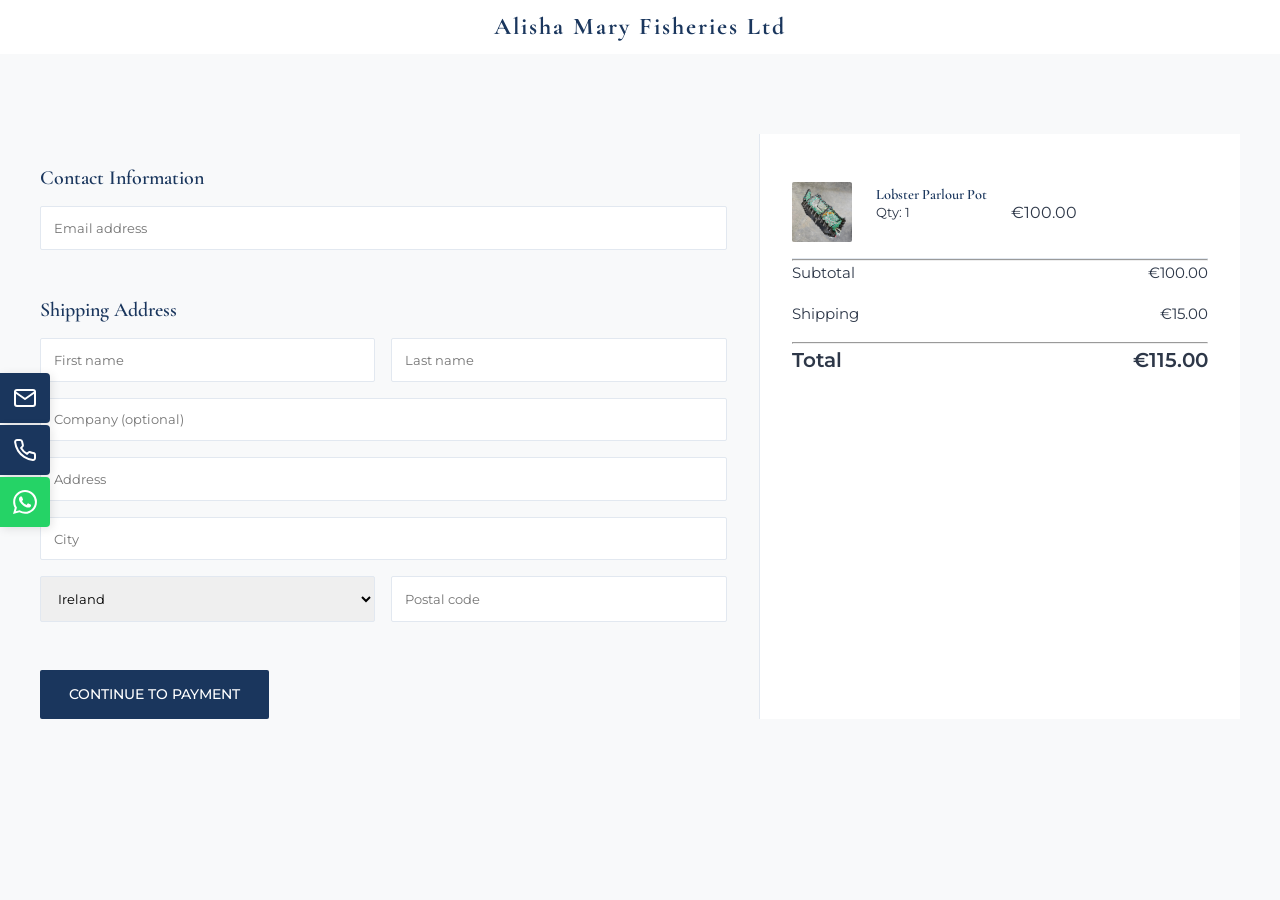
<file: checkout.html>
﻿<!DOCTYPE html>
<html lang="en">
<head>
    <meta charset="UTF-8">
    <meta name="viewport" content="width=device-width, initial-scale=1.0">
    <title>Checkout | Alisha Mary Fisheries Ltd</title>
    <link rel="preconnect" href="https://fonts.googleapis.com">
    <link rel="preconnect" href="https://fonts.gstatic.com" crossorigin>
    <link href="https://fonts.googleapis.com/css2?family=Cormorant+Garamond:ital,wght@0,400;0,600;0,700;1,400&family=Montserrat:wght@300;400;500;600&display=swap" rel="stylesheet">
    <link rel="stylesheet" href="styles.css">
    <link rel="icon" type="image/jpeg" href="assets/logo.jpg">
</head>
<body>
    <header class="main-header" style="border-bottom: none;">
        <div class="nav-container container" style="justify-content: center;">
            <a href="index.html" class="logo">Alisha Mary Fisheries Ltd</a>
        </div>
    </header>

    <main class="container checkout-page">
        <div class="grid-12">
            <div class="col-7 checkout-form">
                <h2>Contact Information</h2>
                <input type="email" placeholder="Email address" required>
                
                <h2>Shipping Address</h2>
                <div class="form-row">
                    <input type="text" placeholder="First name">
                    <input type="text" placeholder="Last name">
                </div>
                <input type="text" placeholder="Company (optional)">
                <input type="text" placeholder="Address">
                <input type="text" placeholder="City">
                <div class="form-row">
                    <select>
                        <option>Ireland</option>
                        <option>United Kingdom</option>
                        <option>Europe</option>
                    </select>
                    <input type="text" placeholder="Postal code">
                </div>

                <a href="#" class="btn btn-primary" style="margin-top: 2rem;">CONTINUE TO PAYMENT</a>
            </div>
            
            <div class="col-5 checkout-summary">
                <div class="cart-item checkout-item">
                    <img src="assets/commercial-lobster-pots-1.jpg" alt="Item" width="60">
                    <div>
                        <h4 style="font-size: 0.9rem;">Lobster Parlour Pot</h4>
                        <p style="font-size: 0.8rem;">Qty: 1</p>
                    </div>
                    <span>&euro;100.00</span>
                </div>
                <hr>
                <div class="summary-line"><span>Subtotal</span><span>&euro;100.00</span></div>
                <div class="summary-line"><span>Shipping</span><span>&euro;15.00</span></div>
                <hr>
                <div class="summary-line total"><span>Total</span><span>&euro;115.00</span></div>
            </div>
        </div>
    </main>

    <!-- Floating Contact Menu -->
    <div class="floating-contact-menu">
        <a href="mailto:info@alishamaryfisheries.com" class="floating-btn email-btn" title="Email Us">
            <svg viewBox="0 0 24 24" fill="none" stroke="currentColor" stroke-width="2" stroke-linecap="round" stroke-linejoin="round"><path d="M4 4h16c1.1 0 2 .9 2 2v12c0 1.1-.9 2-2 2H4c-1.1 0-2-.9-2-2V6c0-1.1.9-2 2-2z"></path><polyline points="22,6 12,13 2,6"></polyline></svg>
        </a>
        <a href="tel:0877548052" class="floating-btn call-btn" title="Call Us">
            <svg viewBox="0 0 24 24" fill="none" stroke="currentColor" stroke-width="2" stroke-linecap="round" stroke-linejoin="round"><path d="M22 16.92v3a2 2 0 0 1-2.18 2 19.79 19.79 0 0 1-8.63-3.07 19.5 19.5 0 0 1-6-6 19.79 19.79 0 0 1-3.07-8.67A2 2 0 0 1 4.11 2h3a2 2 0 0 1 2 1.72 12.84 12.84 0 0 0 .7 2.81 2 2 0 0 1-.45 2.11L8.09 9.91a16 16 0 0 0 6 6l1.27-1.27a2 2 0 0 1 2.11-.45 12.84 12.84 0 0 0 2.81.7A2 2 0 0 1 22 16.92z"></path></svg>
        </a>
        <a href="https://wa.me/971527529598" class="floating-btn wa-btn" title="WhatsApp Us" target="_blank">
            <svg viewBox="0 0 24 24" fill="none" stroke="currentColor" stroke-width="2" stroke-linecap="round" stroke-linejoin="round"><path d="M21 11.5a8.38 8.38 0 0 1-.9 3.8 8.5 8.5 0 0 1-7.6 4.7 8.38 8.38 0 0 1-3.8-.9L3 21l1.9-5.7a8.38 8.38 0 0 1-.9-3.8 8.5 8.5 0 0 1 4.7-7.6 8.38 8.38 0 0 1 3.8-.9h.5a8.48 8.48 0 0 1 8 8v.5z"></path></svg>
        </a>
    </div>

</body>
</html>
</file>
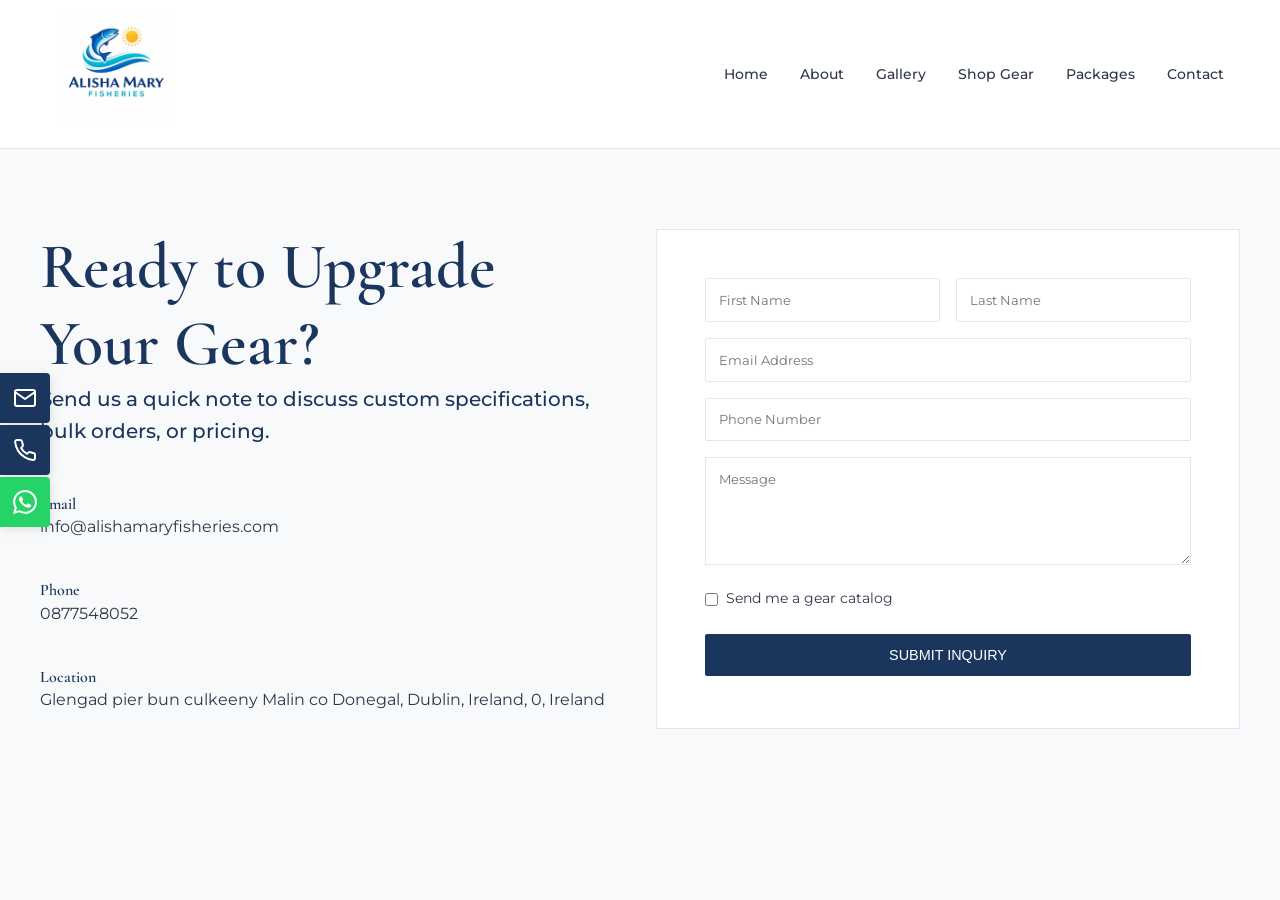
<file: contact.html>
﻿<!DOCTYPE html>
<html lang="en">
<head>
    <meta charset="UTF-8">
    <meta name="viewport" content="width=device-width, initial-scale=1.0">
    <title>Contact Us | Alisha Mary Fisheries Ltd</title>
    <link rel="preconnect" href="https://fonts.googleapis.com">
    <link rel="preconnect" href="https://fonts.gstatic.com" crossorigin>
    <link href="https://fonts.googleapis.com/css2?family=Cormorant+Garamond:ital,wght@0,400;0,600;0,700;1,400&family=Montserrat:wght@300;400;500;600&display=swap" rel="stylesheet">
    <link rel="stylesheet" href="styles.css">
    <link rel="icon" type="image/jpeg" href="assets/logo.jpg">
</head>
<body>
    <header class="main-header">
        <div class="nav-container container">
            <a href="index.html" class="logo">
                <img src="assets/logo.jpg" alt="Alisha Mary Fisheries Ltd Logo" style="height: 90px; width: auto; object-fit: contain;">
            </a>
            <nav class="nav-links">
                <a href="index.html">Home</a>
                <a href="shop.html">Shop Gear</a>
                <a href="gallery.html">Gallery</a>
                <a href="about.html">About</a>
                <a href="packages.html">Packages</a>
                <a href="contact.html">Contact</a>
                </nav>
        </div>
    </header>

    <main class="container contact-page" style="padding: var(--spacing-lg) 0;">
        <div class="grid-12">
            <div class="col-6">
                <h1>Ready to Upgrade Your Gear?</h1>
                <p class="lead-text">Send us a quick note to discuss custom specifications, bulk orders, or pricing.</p>
                <div style="margin-top: 3rem;">
                    <h4>Email</h4>
                    <p>info@alishamaryfisheries.com</p>
                    <br>
                    <h4>Phone</h4>
                    <p>0877548052</p>
                    <br>
                    <h4>Location</h4>
                    <p>Glengad pier bun culkeeny Malin co Donegal, Dublin, Ireland, 0, Ireland</p>
                </div>
            </div>
            <div class="col-6 checkout-form" style="background: var(--clr-bg-alt); padding: 3rem; border: 1px solid var(--clr-accent);">
                <form>
                    <div class="form-row">
                        <input type="text" placeholder="First Name" required>
                        <input type="text" placeholder="Last Name" required>
                    </div>
                    <input type="email" placeholder="Email Address" required>
                    <input type="tel" placeholder="Phone Number">
                    <textarea placeholder="Message" rows="5" style="width: 100%; padding: 0.8rem; margin-bottom: 1rem; border: 1px solid var(--clr-accent); font-family: var(--font-body);"></textarea>
                    
                    <label style="font-size: 0.85rem; display: flex; gap: 0.5rem; align-items: center; margin-bottom: 1.5rem;">
                        <input type="checkbox" style="width: auto; margin: 0;"> Send me a gear catalog
                    </label>

                    <button type="submit" class="btn btn-primary block-btn">SUBMIT INQUIRY</button>
                </form>
            </div>
        </div>
    </main>

    <script src="https://cdnjs.cloudflare.com/ajax/libs/gsap/3.12.2/gsap.min.js"></script>
    <script src="app.js"></script>

    <!-- Floating Contact Menu -->
    <div class="floating-contact-menu">
        <a href="mailto:info@alishamaryfisheries.com" class="floating-btn email-btn" title="Email Us">
            <svg viewBox="0 0 24 24" fill="none" stroke="currentColor" stroke-width="2" stroke-linecap="round" stroke-linejoin="round"><path d="M4 4h16c1.1 0 2 .9 2 2v12c0 1.1-.9 2-2 2H4c-1.1 0-2-.9-2-2V6c0-1.1.9-2 2-2z"></path><polyline points="22,6 12,13 2,6"></polyline></svg>
        </a>
        <a href="tel:0877548052" class="floating-btn call-btn" title="Call Us">
            <svg viewBox="0 0 24 24" fill="none" stroke="currentColor" stroke-width="2" stroke-linecap="round" stroke-linejoin="round"><path d="M22 16.92v3a2 2 0 0 1-2.18 2 19.79 19.79 0 0 1-8.63-3.07 19.5 19.5 0 0 1-6-6 19.79 19.79 0 0 1-3.07-8.67A2 2 0 0 1 4.11 2h3a2 2 0 0 1 2 1.72 12.84 12.84 0 0 0 .7 2.81 2 2 0 0 1-.45 2.11L8.09 9.91a16 16 0 0 0 6 6l1.27-1.27a2 2 0 0 1 2.11-.45 12.84 12.84 0 0 0 2.81.7A2 2 0 0 1 22 16.92z"></path></svg>
        </a>
        <a href="https://wa.me/971527529598" class="floating-btn wa-btn" title="WhatsApp Us" target="_blank">
            <svg viewBox="0 0 24 24" fill="none" stroke="currentColor" stroke-width="2" stroke-linecap="round" stroke-linejoin="round"><path d="M21 11.5a8.38 8.38 0 0 1-.9 3.8 8.5 8.5 0 0 1-7.6 4.7 8.38 8.38 0 0 1-3.8-.9L3 21l1.9-5.7a8.38 8.38 0 0 1-.9-3.8 8.5 8.5 0 0 1 4.7-7.6 8.38 8.38 0 0 1 3.8-.9h.5a8.48 8.48 0 0 1 8 8v.5z"></path></svg>
        </a>
    </div>

</body>
</html>
</file>
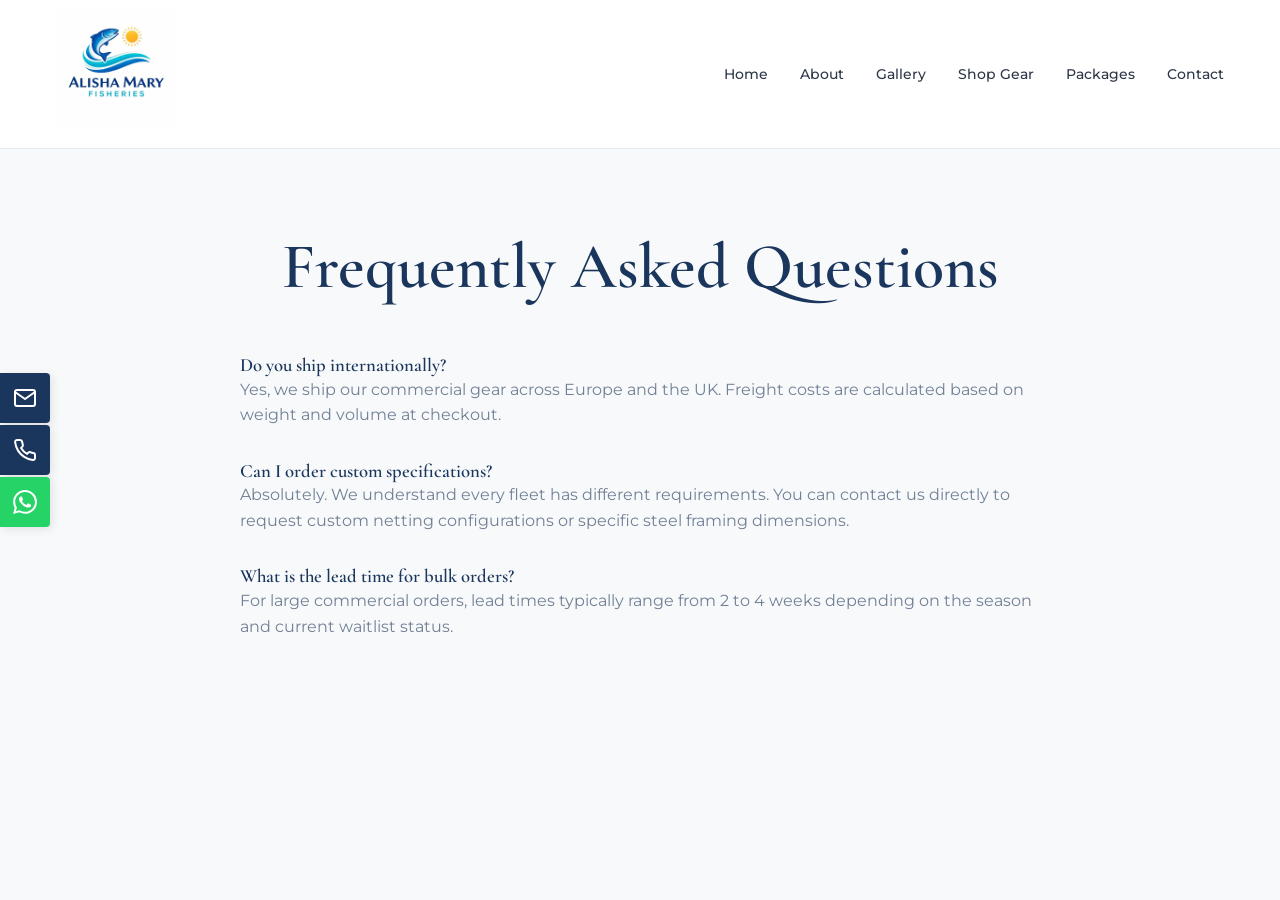
<file: faq.html>
﻿<!DOCTYPE html>
<html lang="en">
<head>
    <meta charset="UTF-8">
    <meta name="viewport" content="width=device-width, initial-scale=1.0">
    <title>FAQ | Alisha Mary Fisheries Ltd</title>
    <link rel="preconnect" href="https://fonts.googleapis.com">
    <link rel="preconnect" href="https://fonts.gstatic.com" crossorigin>
    <link href="https://fonts.googleapis.com/css2?family=Cormorant+Garamond:ital,wght@0,400;0,600;0,700;1,400&family=Montserrat:wght@300;400;500;600&display=swap" rel="stylesheet">
    <link rel="stylesheet" href="styles.css">
    <link rel="icon" type="image/jpeg" href="assets/logo.jpg">
</head>
<body>
    <header class="main-header">
        <div class="nav-container container">
            <a href="index.html" class="logo">
                <img src="assets/logo.jpg" alt="Alisha Mary Fisheries Ltd Logo" style="height: 90px; width: auto; object-fit: contain;">
            </a>
            <nav class="nav-links">
                <a href="index.html">Home</a>
                <a href="shop.html">Shop Gear</a>
                <a href="gallery.html">Gallery</a>
                <a href="about.html">About</a>
                <a href="packages.html">Packages</a>
                <a href="contact.html">Contact</a>
                </nav>
        </div>
    </header>

    <main class="container editorial-page" style="max-width: 800px;">
        <h1 style="text-align: center; margin-bottom: 3rem;">Frequently Asked Questions</h1>
        
        <div style="margin-bottom: 2rem;">
            <h3>Do you ship internationally?</h3>
            <p style="color: var(--clr-text-light);">Yes, we ship our commercial gear across Europe and the UK. Freight costs are calculated based on weight and volume at checkout.</p>
        </div>

        <div style="margin-bottom: 2rem;">
            <h3>Can I order custom specifications?</h3>
            <p style="color: var(--clr-text-light);">Absolutely. We understand every fleet has different requirements. You can contact us directly to request custom netting configurations or specific steel framing dimensions.</p>
        </div>

        <div style="margin-bottom: 2rem;">
            <h3>What is the lead time for bulk orders?</h3>
            <p style="color: var(--clr-text-light);">For large commercial orders, lead times typically range from 2 to 4 weeks depending on the season and current waitlist status.</p>
        </div>
    </main>

    <!-- Floating Contact Menu -->
    <div class="floating-contact-menu">
        <a href="mailto:info@alishamaryfisheries.com" class="floating-btn email-btn" title="Email Us">
            <svg viewBox="0 0 24 24" fill="none" stroke="currentColor" stroke-width="2" stroke-linecap="round" stroke-linejoin="round"><path d="M4 4h16c1.1 0 2 .9 2 2v12c0 1.1-.9 2-2 2H4c-1.1 0-2-.9-2-2V6c0-1.1.9-2 2-2z"></path><polyline points="22,6 12,13 2,6"></polyline></svg>
        </a>
        <a href="tel:0877548052" class="floating-btn call-btn" title="Call Us">
            <svg viewBox="0 0 24 24" fill="none" stroke="currentColor" stroke-width="2" stroke-linecap="round" stroke-linejoin="round"><path d="M22 16.92v3a2 2 0 0 1-2.18 2 19.79 19.79 0 0 1-8.63-3.07 19.5 19.5 0 0 1-6-6 19.79 19.79 0 0 1-3.07-8.67A2 2 0 0 1 4.11 2h3a2 2 0 0 1 2 1.72 12.84 12.84 0 0 0 .7 2.81 2 2 0 0 1-.45 2.11L8.09 9.91a16 16 0 0 0 6 6l1.27-1.27a2 2 0 0 1 2.11-.45 12.84 12.84 0 0 0 2.81.7A2 2 0 0 1 22 16.92z"></path></svg>
        </a>
        <a href="https://wa.me/971527529598" class="floating-btn wa-btn" title="WhatsApp Us" target="_blank">
            <svg viewBox="0 0 24 24" fill="none" stroke="currentColor" stroke-width="2" stroke-linecap="round" stroke-linejoin="round"><path d="M21 11.5a8.38 8.38 0 0 1-.9 3.8 8.5 8.5 0 0 1-7.6 4.7 8.38 8.38 0 0 1-3.8-.9L3 21l1.9-5.7a8.38 8.38 0 0 1-.9-3.8 8.5 8.5 0 0 1 4.7-7.6 8.38 8.38 0 0 1 3.8-.9h.5a8.48 8.48 0 0 1 8 8v.5z"></path></svg>
        </a>
    </div>

</body>
</html>
</file>
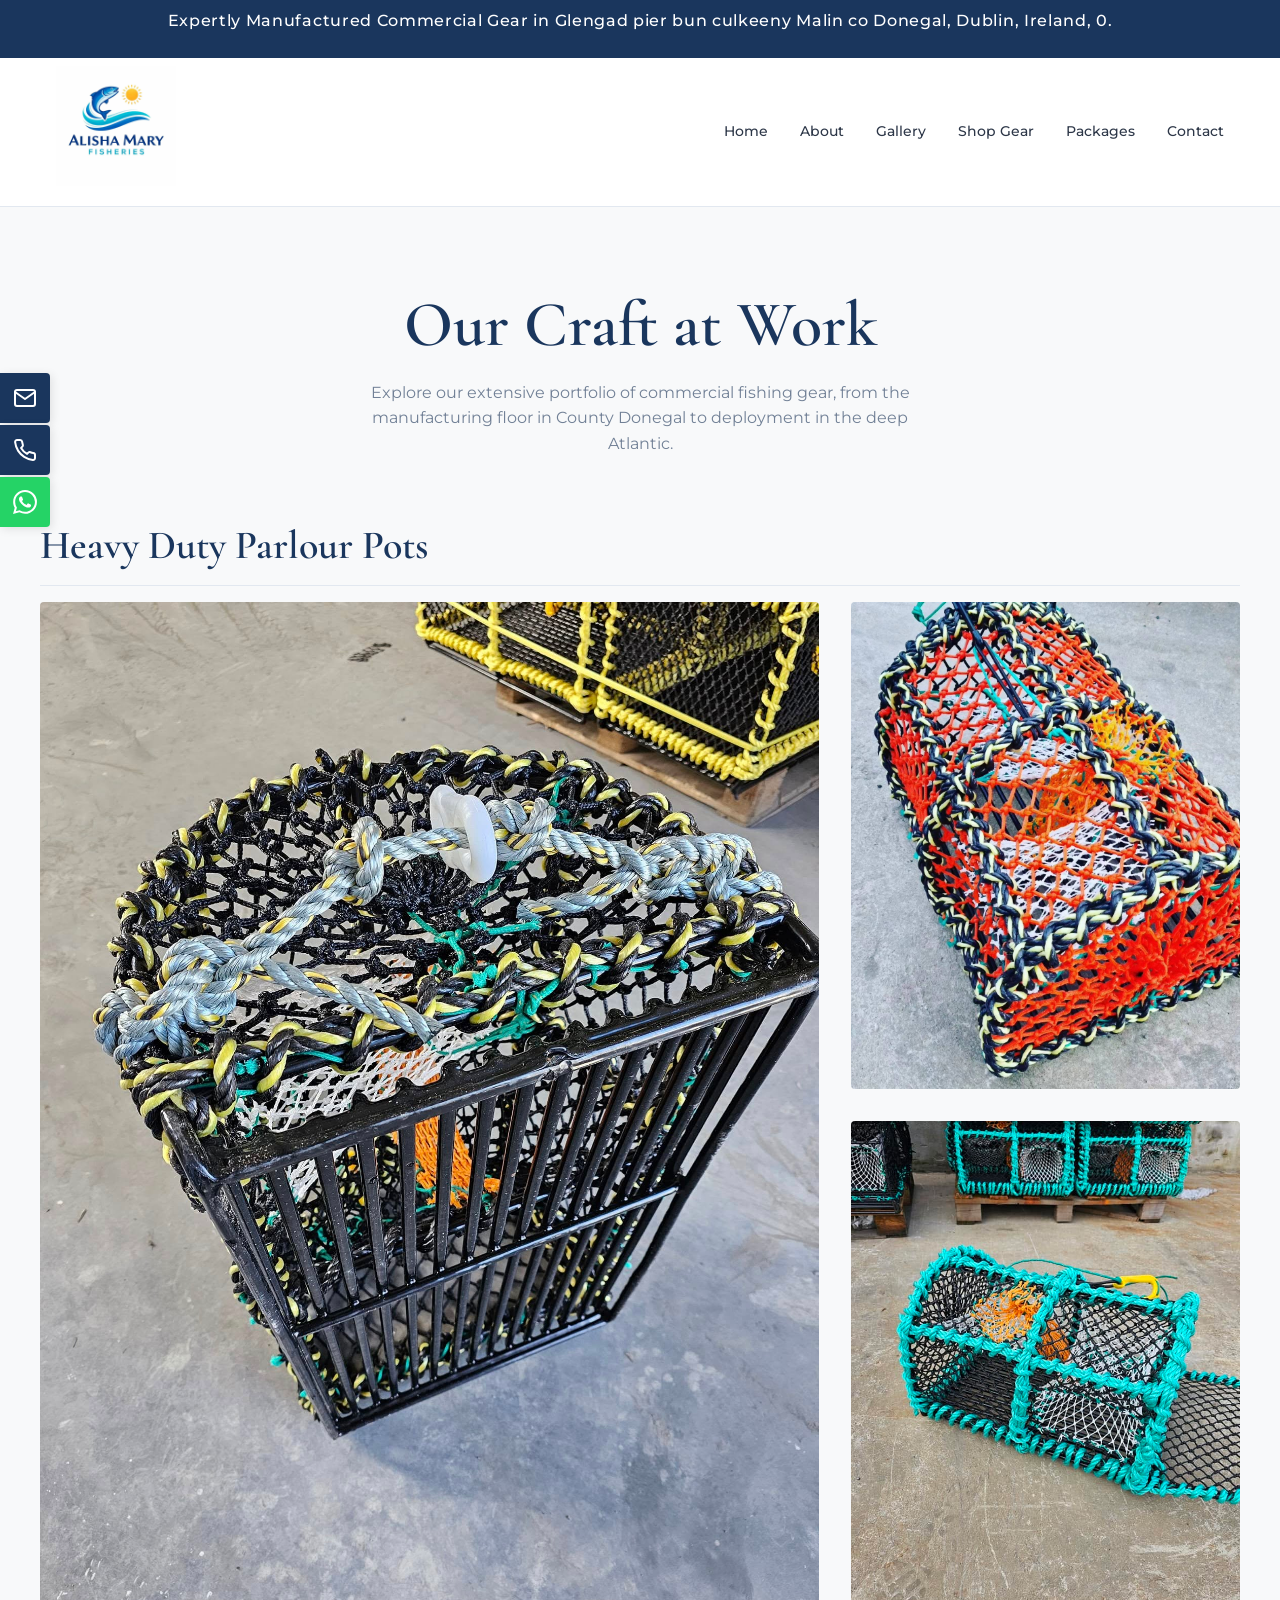
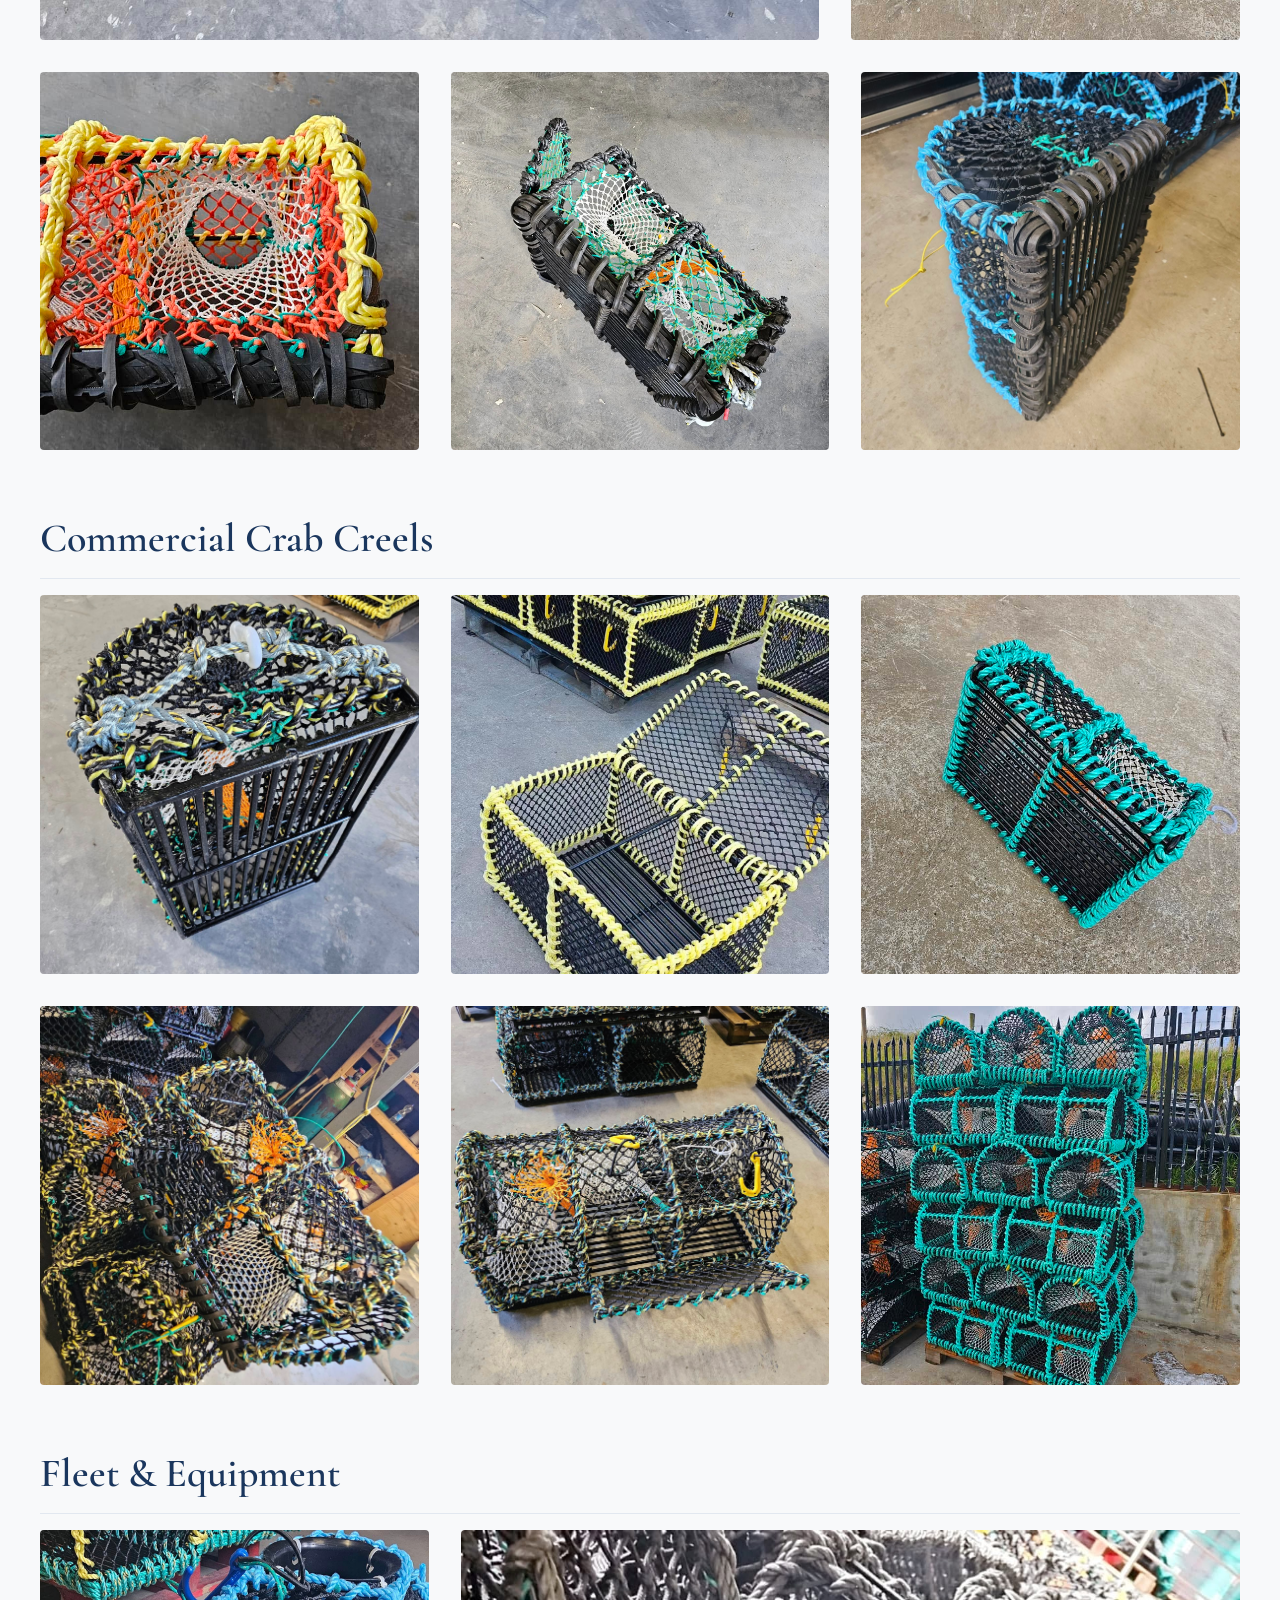
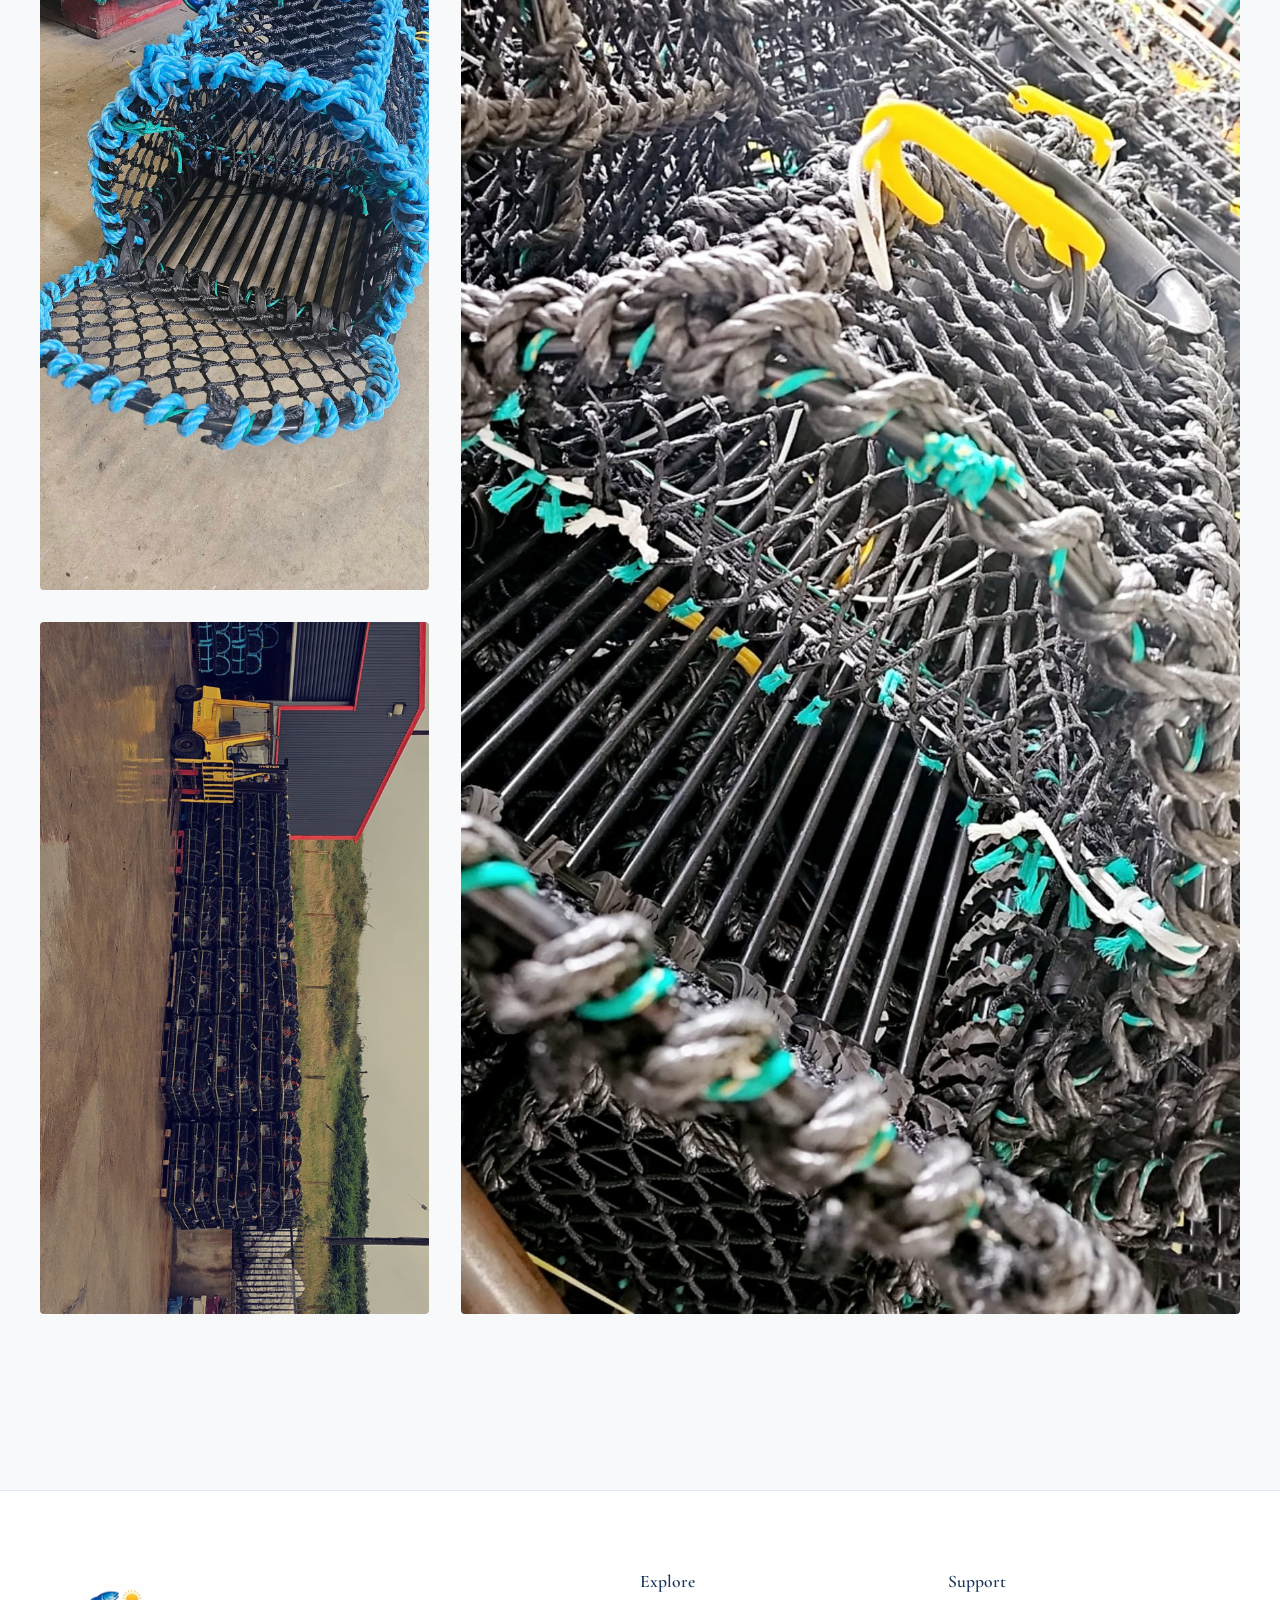
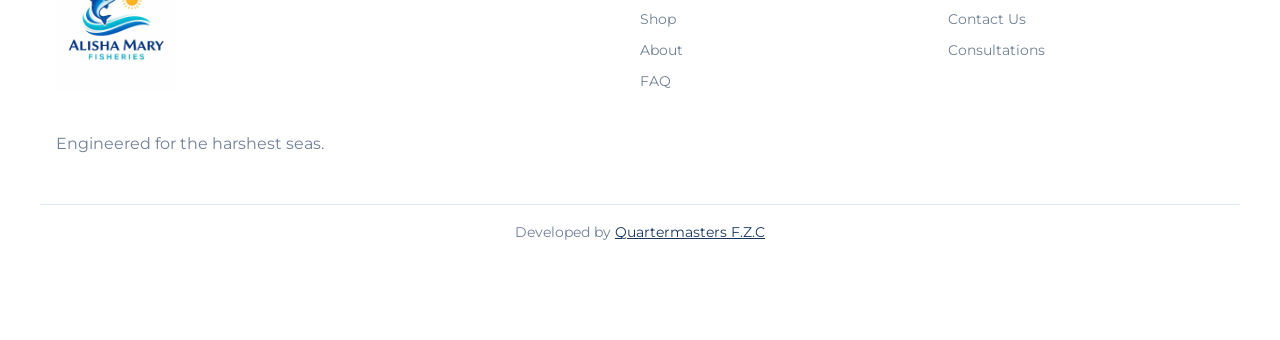
<file: gallery.html>
﻿<!DOCTYPE html>
<html lang="en">
<head>
    <meta charset="UTF-8">
    <meta name="viewport" content="width=device-width, initial-scale=1.0">
    <title>Gallery | Alisha Mary Fisheries Ltd</title>
    <link rel="preconnect" href="https://fonts.googleapis.com">
    <link rel="preconnect" href="https://fonts.gstatic.com" crossorigin>
    <link href="https://fonts.googleapis.com/css2?family=Cormorant+Garamond:ital,wght@0,400;0,600;0,700;1,400&family=Montserrat:wght@300;400;500;600&display=swap" rel="stylesheet">
    <link rel="stylesheet" href="styles.css">
    <style>
        .gallery-page { padding-bottom: 4rem; }
        .gallery-category { margin-top: 4rem; }
        .gallery-category h2 { font-size: 2.5rem; margin-bottom: 1rem; border-bottom: 1px solid var(--clr-accent); padding-bottom: 1rem; }
        
        .gallery-featured {
            display: grid;
            grid-template-columns: 2fr 1fr;
            gap: 2rem;
            margin-bottom: 2rem;
        }
        .gallery-featured img {
            width: 100%;
            height: 100%;
            object-fit: cover;
            border-radius: 4px;
        }
        .gallery-featured .side-images {
            display: flex;
            flex-direction: column;
            gap: 2rem;
        }
        .gallery-grid {
            display: grid;
            grid-template-columns: repeat(3, 1fr);
            gap: 2rem;
        }
        .gallery-grid img {
            width: 100%;
            aspect-ratio: 1;
            object-fit: cover;
            border-radius: 4px;
            transition: transform 0.4s ease;
        }
        .gallery-grid img:hover {
            transform: scale(1.02);
        }
        
        @media (max-width: 900px) {
            .gallery-featured { grid-template-columns: 1fr; }
            .gallery-grid { grid-template-columns: repeat(2, 1fr); }
        }
        @media (max-width: 600px) {
            .gallery-grid { grid-template-columns: 1fr; }
        }
    </style>
    <link rel="icon" type="image/jpeg" href="assets/logo.jpg">
</head>
<body>
    <div id="announcement-bar" class="announcement-bar">
        <p>Expertly Manufactured Commercial Gear in Glengad pier bun culkeeny Malin co Donegal, Dublin, Ireland, 0.</p>
    </div>

    <!-- Header will be replaced by the python script, but we put the good one here just in case -->
    <header class="main-header">
        <div class="nav-container container">
            <a href="index.html" class="logo">
                <img src="assets/logo.jpg" alt="Alisha Mary Fisheries Ltd Logo" style="height: 90px; width: auto; object-fit: contain;">
            </a>
            <nav class="nav-links">
                <a href="index.html">Home</a>
                <a href="shop.html">Shop Gear</a>
                <a href="gallery.html" class="active">Gallery</a>
                <a href="about.html">About</a>
                <a href="packages.html">Packages</a>
                <a href="contact.html">Contact</a>
                </nav>
        </div>
    </header>

    <main id="content" class="container gallery-page">
        <div class="shop-header text-center" style="margin-bottom: 3rem;">
            <h1>Our Craft at Work</h1>
            <p style="max-width: 600px; margin: 0 auto; color: var(--clr-text-light);">Explore our extensive portfolio of commercial fishing gear, from the manufacturing floor in County Donegal to deployment in the deep Atlantic.</p>
        </div>

        <section class="gallery-category">
            <h2>Heavy Duty Parlour Pots</h2>
            <div class="gallery-featured">
                <img src="assets/parlour-pots-ireland-4.jpg" alt="Main Parlour Pot">
                <div class="side-images">
                    <img src="assets/parlour-pots-ireland-9.jpg" alt="Detail 1">
                    <img src="assets/parlour-pots-ireland-14.jpg" alt="Detail 2">
                </div>
            </div>
            <div class="gallery-grid">
                <img src="assets/parlour-pots-ireland-19.jpg" alt="Parlour Pot">
                <img src="assets/commercial-lobster-pots-1.jpg" alt="Lobster Pot">
                <img src="assets/commercial-lobster-pots-6.jpg" alt="Lobster Pot Construction">
            </div>
        </section>

        <section class="gallery-category">
            <h2>Commercial Crab Creels</h2>
            <div class="gallery-grid">
                <img src="assets/heavy-duty-crab-creels-2.jpg" alt="Crab Creel Detail">
                <img src="assets/heavy-duty-crab-creels-7.jpg" alt="Crab Creel Frame">
                <img src="assets/heavy-duty-crab-creels-12.jpg" alt="Crab Creel Netting">
                <img src="assets/heavy-duty-crab-creels-17.jpg" alt="Finished Creel">
                <img src="assets/heavy-duty-crab-creels-22.jpg" alt="Creel Stack">
                <img src="assets/commercial-lobster-pots-11.jpg" alt="Mixed Gear">
            </div>
        </section>
        
        <section class="gallery-category">
            <h2>Fleet & Equipment</h2>
            <div class="gallery-featured" style="grid-template-columns: 1fr 2fr;">
                <div class="side-images">
                    <img src="assets/commercial-fishing-equipment-3.jpg" alt="Fleet 1">
                    <img src="assets/commercial-fishing-equipment-8.jpg" alt="Fleet 2">
                </div>
                <img src="assets/commercial-fishing-equipment-13.jpg" alt="Main Fleet Image">
            </div>
        </section>

    </main>

    <footer class="main-footer">
        <div class="container footer-grid">
            <div class="footer-brand">
                <img src="assets/logo.jpg" alt="Alisha Mary Fisheries Ltd Logo" style="height: 60px; width: auto; object-fit: contain; margin-bottom: 1rem;">
                <p>Engineered for the harshest seas.</p>
            </div>
            <div class="footer-links">
                <h4>Explore</h4>
                <a href="shop.html">Shop</a>
                <a href="about.html">About</a>
                <a href="faq.html">FAQ</a>
            </div>
            <div class="footer-links">
                <h4>Support</h4>
                <a href="contact.html">Contact Us</a>
                <a href="book.html">Consultations</a>
            </div>
        </div>
        <div class="container text-center" style="margin-top: 2rem; padding-top: 1rem; border-top: 1px solid var(--clr-accent);">
            <p style="font-size: 0.9rem; color: var(--clr-text-light);">
                Developed by <a href="https://wa.me/971527529598" target="_blank" style="color: var(--clr-primary); text-decoration: underline;">Quartermasters F.Z.C</a>
            </p>
        </div>
    </footer>

    <!-- Floating Contact Menu -->
    <div class="floating-contact-menu">
        <a href="mailto:info@alishamaryfisheries.com" class="floating-btn email-btn" title="Email Us">
            <svg viewBox="0 0 24 24" fill="none" stroke="currentColor" stroke-width="2" stroke-linecap="round" stroke-linejoin="round"><path d="M4 4h16c1.1 0 2 .9 2 2v12c0 1.1-.9 2-2 2H4c-1.1 0-2-.9-2-2V6c0-1.1.9-2 2-2z"></path><polyline points="22,6 12,13 2,6"></polyline></svg>
        </a>
        <a href="tel:0877548052" class="floating-btn call-btn" title="Call Us">
            <svg viewBox="0 0 24 24" fill="none" stroke="currentColor" stroke-width="2" stroke-linecap="round" stroke-linejoin="round"><path d="M22 16.92v3a2 2 0 0 1-2.18 2 19.79 19.79 0 0 1-8.63-3.07 19.5 19.5 0 0 1-6-6 19.79 19.79 0 0 1-3.07-8.67A2 2 0 0 1 4.11 2h3a2 2 0 0 1 2 1.72 12.84 12.84 0 0 0 .7 2.81 2 2 0 0 1-.45 2.11L8.09 9.91a16 16 0 0 0 6 6l1.27-1.27a2 2 0 0 1 2.11-.45 12.84 12.84 0 0 0 2.81.7A2 2 0 0 1 22 16.92z"></path></svg>
        </a>
        <a href="https://wa.me/971527529598" class="floating-btn wa-btn" title="WhatsApp Us" target="_blank">
            <svg viewBox="0 0 24 24" fill="none" stroke="currentColor" stroke-width="2" stroke-linecap="round" stroke-linejoin="round"><path d="M21 11.5a8.38 8.38 0 0 1-.9 3.8 8.5 8.5 0 0 1-7.6 4.7 8.38 8.38 0 0 1-3.8-.9L3 21l1.9-5.7a8.38 8.38 0 0 1-.9-3.8 8.5 8.5 0 0 1 4.7-7.6 8.38 8.38 0 0 1 3.8-.9h.5a8.48 8.48 0 0 1 8 8v.5z"></path></svg>
        </a>
    </div>

</body>
</html>
</file>
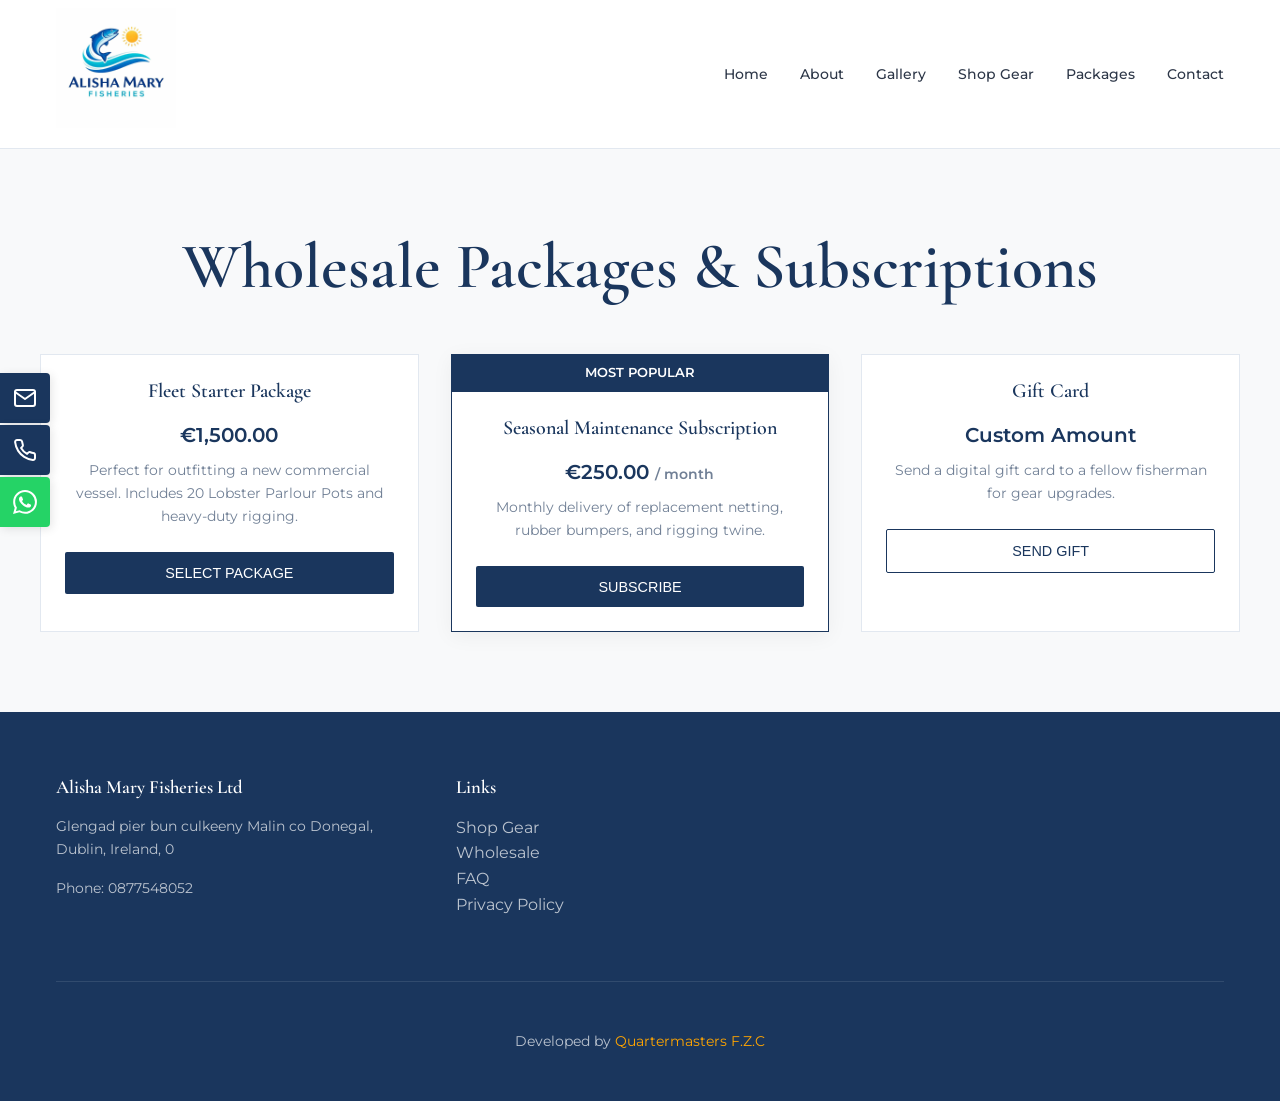
<file: packages.html>
﻿<!DOCTYPE html>
<html lang="en">
<head>
    <meta charset="UTF-8">
    <meta name="viewport" content="width=device-width, initial-scale=1.0">
    <title>Packages & Subscriptions | Alisha Mary Fisheries Ltd</title>
    <link rel="preconnect" href="https://fonts.googleapis.com">
    <link rel="preconnect" href="https://fonts.gstatic.com" crossorigin>
    <link href="https://fonts.googleapis.com/css2?family=Cormorant+Garamond:ital,wght@0,400;0,600;0,700;1,400&family=Montserrat:wght@300;400;500;600&display=swap" rel="stylesheet">
    <link rel="stylesheet" href="styles.css">
    <link rel="icon" type="image/jpeg" href="assets/logo.jpg">
</head>
<body>
    <header class="main-header">
        <div class="nav-container container">
            <a href="index.html" class="logo">
                <img src="assets/logo.jpg" alt="Alisha Mary Fisheries Ltd Logo" style="height: 90px; width: auto; object-fit: contain;">
            </a>
            <nav class="nav-links">
                <a href="index.html">Home</a>
                <a href="shop.html">Shop Gear</a>
                <a href="gallery.html">Gallery</a>
                <a href="about.html">About</a>
                <a href="packages.html">Packages</a>
                <a href="contact.html">Contact</a>
                </nav>
        </div>
    </header>

    <main class="container" style="padding: var(--spacing-lg) 0;">
        <h1 style="text-align: center; margin-bottom: 3rem;">Wholesale Packages & Subscriptions</h1>
        
        <div class="grid-12">
            <div class="col-4 category-card">
                <h3>Fleet Starter Package</h3>
                <p class="price">&euro;1,500.00</p>
                <p style="color: var(--clr-text-light); margin-bottom: 1.5rem; font-size: 0.9rem;">Perfect for outfitting a new commercial vessel. Includes 20 Lobster Parlour Pots and heavy-duty rigging.</p>
                <button class="btn btn-primary block-btn">SELECT PACKAGE</button>
            </div>
            
            <div class="col-4 category-card" style="border-color: var(--clr-primary); box-shadow: 0 4px 20px rgba(0,0,0,0.05);">
                <div style="background: var(--clr-primary); color: white; margin: -1.5rem -1.5rem 1.5rem -1.5rem; padding: 0.5rem; font-size: 0.8rem; font-weight: 600; text-transform: uppercase;">Most Popular</div>
                <h3>Seasonal Maintenance Subscription</h3>
                <p class="price">&euro;250.00 <span style="font-size: 0.9rem; color: var(--clr-text-light);">/ month</span></p>
                <p style="color: var(--clr-text-light); margin-bottom: 1.5rem; font-size: 0.9rem;">Monthly delivery of replacement netting, rubber bumpers, and rigging twine.</p>
                <button class="btn btn-primary block-btn">SUBSCRIBE</button>
            </div>

            <div class="col-4 category-card">
                <h3>Gift Card</h3>
                <p class="price">Custom Amount</p>
                <p style="color: var(--clr-text-light); margin-bottom: 1.5rem; font-size: 0.9rem;">Send a digital gift card to a fellow fisherman for gear upgrades.</p>
                <button class="btn btn-primary block-btn" style="background: transparent; color: var(--clr-primary); border: 1px solid var(--clr-primary);">SEND GIFT</button>
            </div>
        </div>
    </main>

    <!-- Floating Contact Menu -->
    <div class="floating-contact-menu">
        <a href="mailto:info@alishamaryfisheries.com" class="floating-btn email-btn" title="Email Us">
            <svg viewBox="0 0 24 24" fill="none" stroke="currentColor" stroke-width="2" stroke-linecap="round" stroke-linejoin="round"><path d="M4 4h16c1.1 0 2 .9 2 2v12c0 1.1-.9 2-2 2H4c-1.1 0-2-.9-2-2V6c0-1.1.9-2 2-2z"></path><polyline points="22,6 12,13 2,6"></polyline></svg>
        </a>
        <a href="tel:0877548052" class="floating-btn call-btn" title="Call Us">
            <svg viewBox="0 0 24 24" fill="none" stroke="currentColor" stroke-width="2" stroke-linecap="round" stroke-linejoin="round"><path d="M22 16.92v3a2 2 0 0 1-2.18 2 19.79 19.79 0 0 1-8.63-3.07 19.5 19.5 0 0 1-6-6 19.79 19.79 0 0 1-3.07-8.67A2 2 0 0 1 4.11 2h3a2 2 0 0 1 2 1.72 12.84 12.84 0 0 0 .7 2.81 2 2 0 0 1-.45 2.11L8.09 9.91a16 16 0 0 0 6 6l1.27-1.27a2 2 0 0 1 2.11-.45 12.84 12.84 0 0 0 2.81.7A2 2 0 0 1 22 16.92z"></path></svg>
        </a>
        <a href="https://wa.me/971527529598" class="floating-btn wa-btn" title="WhatsApp Us" target="_blank">
            <svg viewBox="0 0 24 24" fill="none" stroke="currentColor" stroke-width="2" stroke-linecap="round" stroke-linejoin="round"><path d="M21 11.5a8.38 8.38 0 0 1-.9 3.8 8.5 8.5 0 0 1-7.6 4.7 8.38 8.38 0 0 1-3.8-.9L3 21l1.9-5.7a8.38 8.38 0 0 1-.9-3.8 8.5 8.5 0 0 1 4.7-7.6 8.38 8.38 0 0 1 3.8-.9h.5a8.48 8.48 0 0 1 8 8v.5z"></path></svg>
        </a>
    </div>

    <!-- Footer -->
    <footer style="background: var(--clr-primary); color: white; padding: 4rem 0 2rem;">
        <div class="container grid-12">
            <div style="grid-column: span 4;">
                <h3 style="color: white; margin-bottom: 1rem;">Alisha Mary Fisheries Ltd</h3>
                <p style="color: rgba(255,255,255,0.7); font-size: 0.9rem;">Glengad pier bun culkeeny Malin co Donegal, Dublin, Ireland, 0</p>
                <p style="color: rgba(255,255,255,0.7); font-size: 0.9rem;">Phone: 0877548052</p>
            </div>
            <div style="grid-column: span 4;">
                <h3 style="color: white; margin-bottom: 1rem;">Links</h3>
                <ul style="list-style: none; padding: 0;">
                    <li><a href="shop.html" style="color: rgba(255,255,255,0.7); text-decoration: none;">Shop Gear</a></li>
                    <li><a href="packages.html" style="color: rgba(255,255,255,0.7); text-decoration: none;">Wholesale</a></li>
                    <li><a href="faq.html" style="color: rgba(255,255,255,0.7); text-decoration: none;">FAQ</a></li>
                    <li><a href="privacy.html" style="color: rgba(255,255,255,0.7); text-decoration: none;">Privacy Policy</a></li>
                </ul>
            </div>
            <div style="grid-column: span 12; text-align: center; border-top: 1px solid rgba(255,255,255,0.1); margin-top: 2rem; padding-top: 1rem;">
                <p style="color: rgba(255,255,255,0.7); font-size: 0.9rem; margin-top: 2rem;">Developed by <span style="color: orange;">Quartermasters F.Z.C</span></p>
            </div>
        </div>
    </footer>
    <script src="app.js"></script>
</body>
</html>
</file>
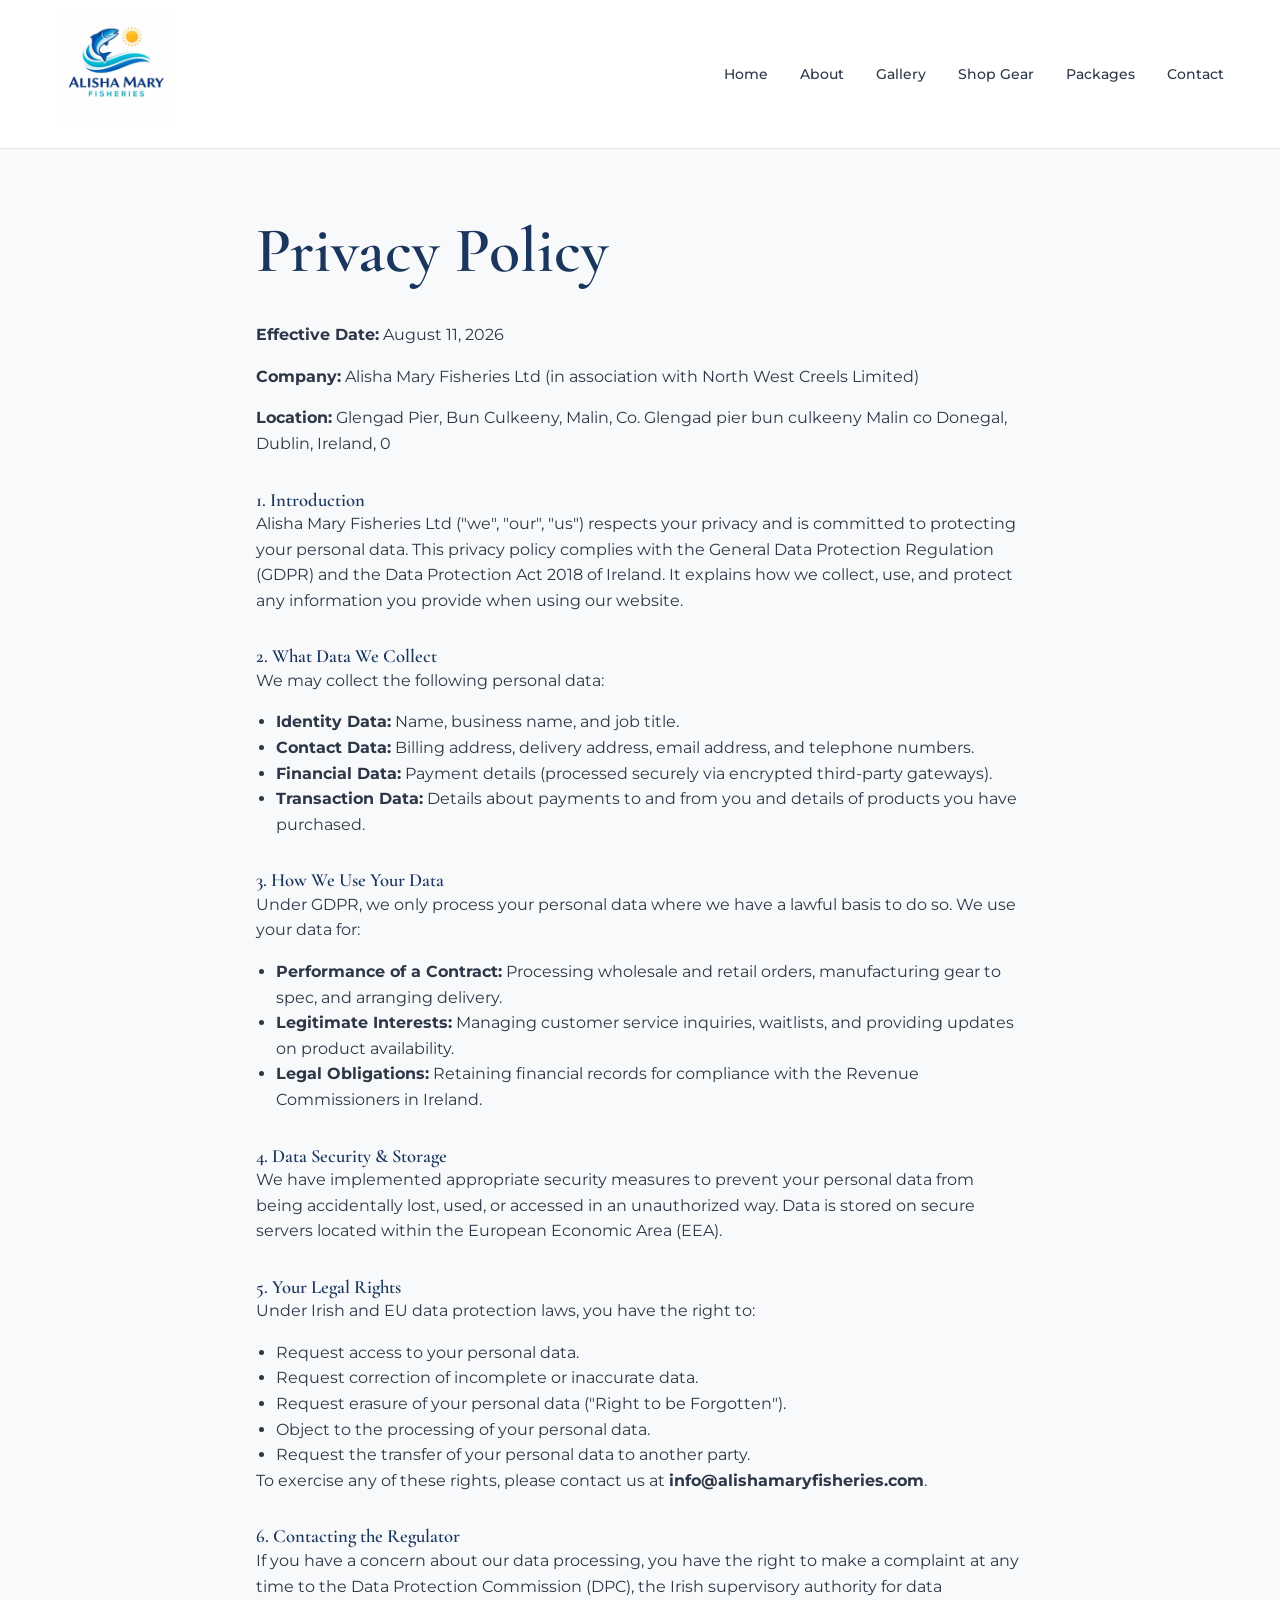
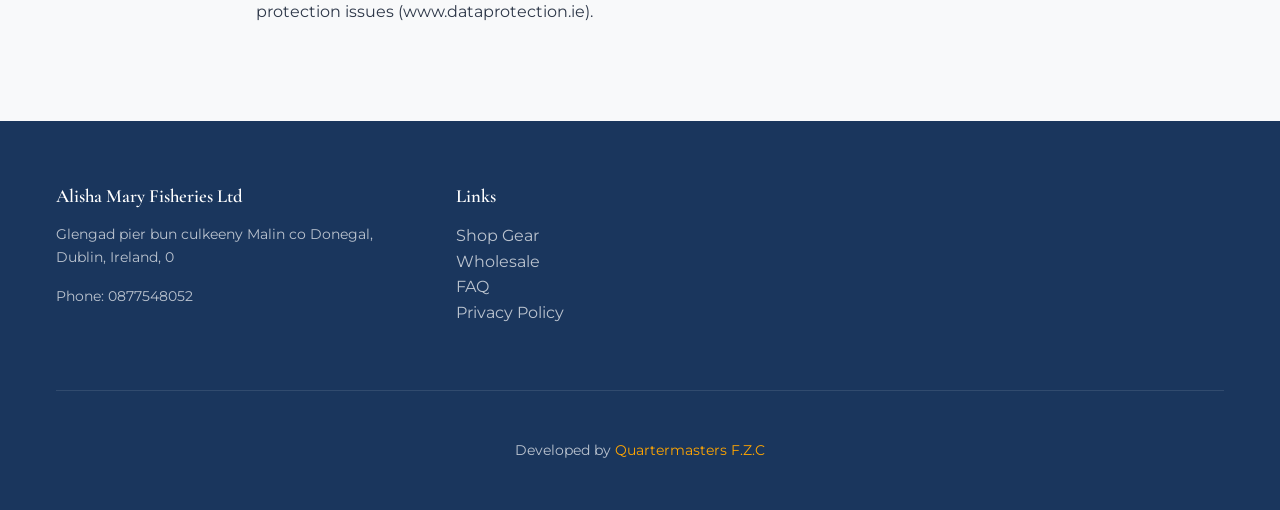
<file: privacy.html>
﻿<!DOCTYPE html>
<html lang="en">
<head>
    <meta charset="UTF-8">
    <meta name="viewport" content="width=device-width, initial-scale=1.0">
    <title>Privacy Policy | Alisha Mary Fisheries Ltd</title>
    <link href="https://fonts.googleapis.com/css2?family=Cormorant+Garamond:ital,wght@0,400;0,600;0,700;1,400&family=Montserrat:wght@300;400;500;600&display=swap" rel="stylesheet">
    <link rel="stylesheet" href="styles.css">
    <link rel="icon" type="image/jpeg" href="assets/logo.jpg">
</head>
<body>
    <header class="main-header">
        <div class="nav-container container">
            <a href="index.html" class="logo">
                <img src="assets/logo.jpg" alt="Alisha Mary Fisheries Ltd Logo" style="height: 90px; width: auto; object-fit: contain;">
            </a>
            <nav class="nav-links">
                <a href="index.html">Home</a>
                <a href="shop.html">Shop Gear</a>
                <a href="gallery.html">Gallery</a>
                <a href="about.html">About</a>
                <a href="packages.html">Packages</a>
                <a href="contact.html">Contact</a>
                </nav>
        </div>
    </header>

    <main id="content" class="editorial-page" style="padding-bottom: 5rem; padding-top: 4rem;">
        <section class="container" style="max-width: 800px;">
            <h1 style="color: var(--clr-primary); margin-bottom: 2rem;">Privacy Policy</h1>
            <p><strong>Effective Date:</strong> August 11, 2026</p>
            <p><strong>Company:</strong> Alisha Mary Fisheries Ltd (in association with North West Creels Limited)</p>
            <p><strong>Location:</strong> Glengad Pier, Bun Culkeeny, Malin, Co. Glengad pier bun culkeeny Malin co Donegal, Dublin, Ireland, 0</p>

            <h3 style="margin-top: 2rem;">1. Introduction</h3>
            <p>Alisha Mary Fisheries Ltd ("we", "our", "us") respects your privacy and is committed to protecting your personal data. This privacy policy complies with the General Data Protection Regulation (GDPR) and the Data Protection Act 2018 of Ireland. It explains how we collect, use, and protect any information you provide when using our website.</p>

            <h3 style="margin-top: 2rem;">2. What Data We Collect</h3>
            <p>We may collect the following personal data:</p>
            <ul style="margin-left: 20px; line-height: 1.6;">
                <li><strong>Identity Data:</strong> Name, business name, and job title.</li>
                <li><strong>Contact Data:</strong> Billing address, delivery address, email address, and telephone numbers.</li>
                <li><strong>Financial Data:</strong> Payment details (processed securely via encrypted third-party gateways).</li>
                <li><strong>Transaction Data:</strong> Details about payments to and from you and details of products you have purchased.</li>
            </ul>

            <h3 style="margin-top: 2rem;">3. How We Use Your Data</h3>
            <p>Under GDPR, we only process your personal data where we have a lawful basis to do so. We use your data for:</p>
            <ul style="margin-left: 20px; line-height: 1.6;">
                <li><strong>Performance of a Contract:</strong> Processing wholesale and retail orders, manufacturing gear to spec, and arranging delivery.</li>
                <li><strong>Legitimate Interests:</strong> Managing customer service inquiries, waitlists, and providing updates on product availability.</li>
                <li><strong>Legal Obligations:</strong> Retaining financial records for compliance with the Revenue Commissioners in Ireland.</li>
            </ul>

            <h3 style="margin-top: 2rem;">4. Data Security & Storage</h3>
            <p>We have implemented appropriate security measures to prevent your personal data from being accidentally lost, used, or accessed in an unauthorized way. Data is stored on secure servers located within the European Economic Area (EEA).</p>

            <h3 style="margin-top: 2rem;">5. Your Legal Rights</h3>
            <p>Under Irish and EU data protection laws, you have the right to:</p>
            <ul style="margin-left: 20px; line-height: 1.6;">
                <li>Request access to your personal data.</li>
                <li>Request correction of incomplete or inaccurate data.</li>
                <li>Request erasure of your personal data ("Right to be Forgotten").</li>
                <li>Object to the processing of your personal data.</li>
                <li>Request the transfer of your personal data to another party.</li>
            </ul>
            <p>To exercise any of these rights, please contact us at <strong>info@alishamaryfisheries.com</strong>.</p>

            <h3 style="margin-top: 2rem;">6. Contacting the Regulator</h3>
            <p>If you have a concern about our data processing, you have the right to make a complaint at any time to the Data Protection Commission (DPC), the Irish supervisory authority for data protection issues (www.dataprotection.ie).</p>
        </section>
    </main>

    <!-- Footer -->
    <footer style="background: var(--clr-primary); color: white; padding: 4rem 0 2rem;">
        <div class="container grid-12">
            <div style="grid-column: span 4;">
                <h3 style="color: white; margin-bottom: 1rem;">Alisha Mary Fisheries Ltd</h3>
                <p style="color: rgba(255,255,255,0.7); font-size: 0.9rem;">Glengad pier bun culkeeny Malin co Donegal, Dublin, Ireland, 0</p>
                <p style="color: rgba(255,255,255,0.7); font-size: 0.9rem;">Phone: 0877548052</p>
            </div>
            <div style="grid-column: span 4;">
                <h3 style="color: white; margin-bottom: 1rem;">Links</h3>
                <ul style="list-style: none; padding: 0;">
                    <li><a href="shop.html" style="color: rgba(255,255,255,0.7); text-decoration: none;">Shop Gear</a></li>
                    <li><a href="packages.html" style="color: rgba(255,255,255,0.7); text-decoration: none;">Wholesale</a></li>
                    <li><a href="faq.html" style="color: rgba(255,255,255,0.7); text-decoration: none;">FAQ</a></li>
                    <li><a href="privacy.html" style="color: rgba(255,255,255,0.7); text-decoration: none;">Privacy Policy</a></li>
                </ul>
            </div>
            <div style="grid-column: span 12; text-align: center; border-top: 1px solid rgba(255,255,255,0.1); margin-top: 2rem; padding-top: 1rem;">
                <p style="color: rgba(255,255,255,0.7); font-size: 0.9rem; margin-top: 2rem;">Developed by <span style="color: orange;">Quartermasters F.Z.C</span></p>
            </div>
        </div>
    </footer>
    <script src="app.js"></script>
</body>
</html>
</file>
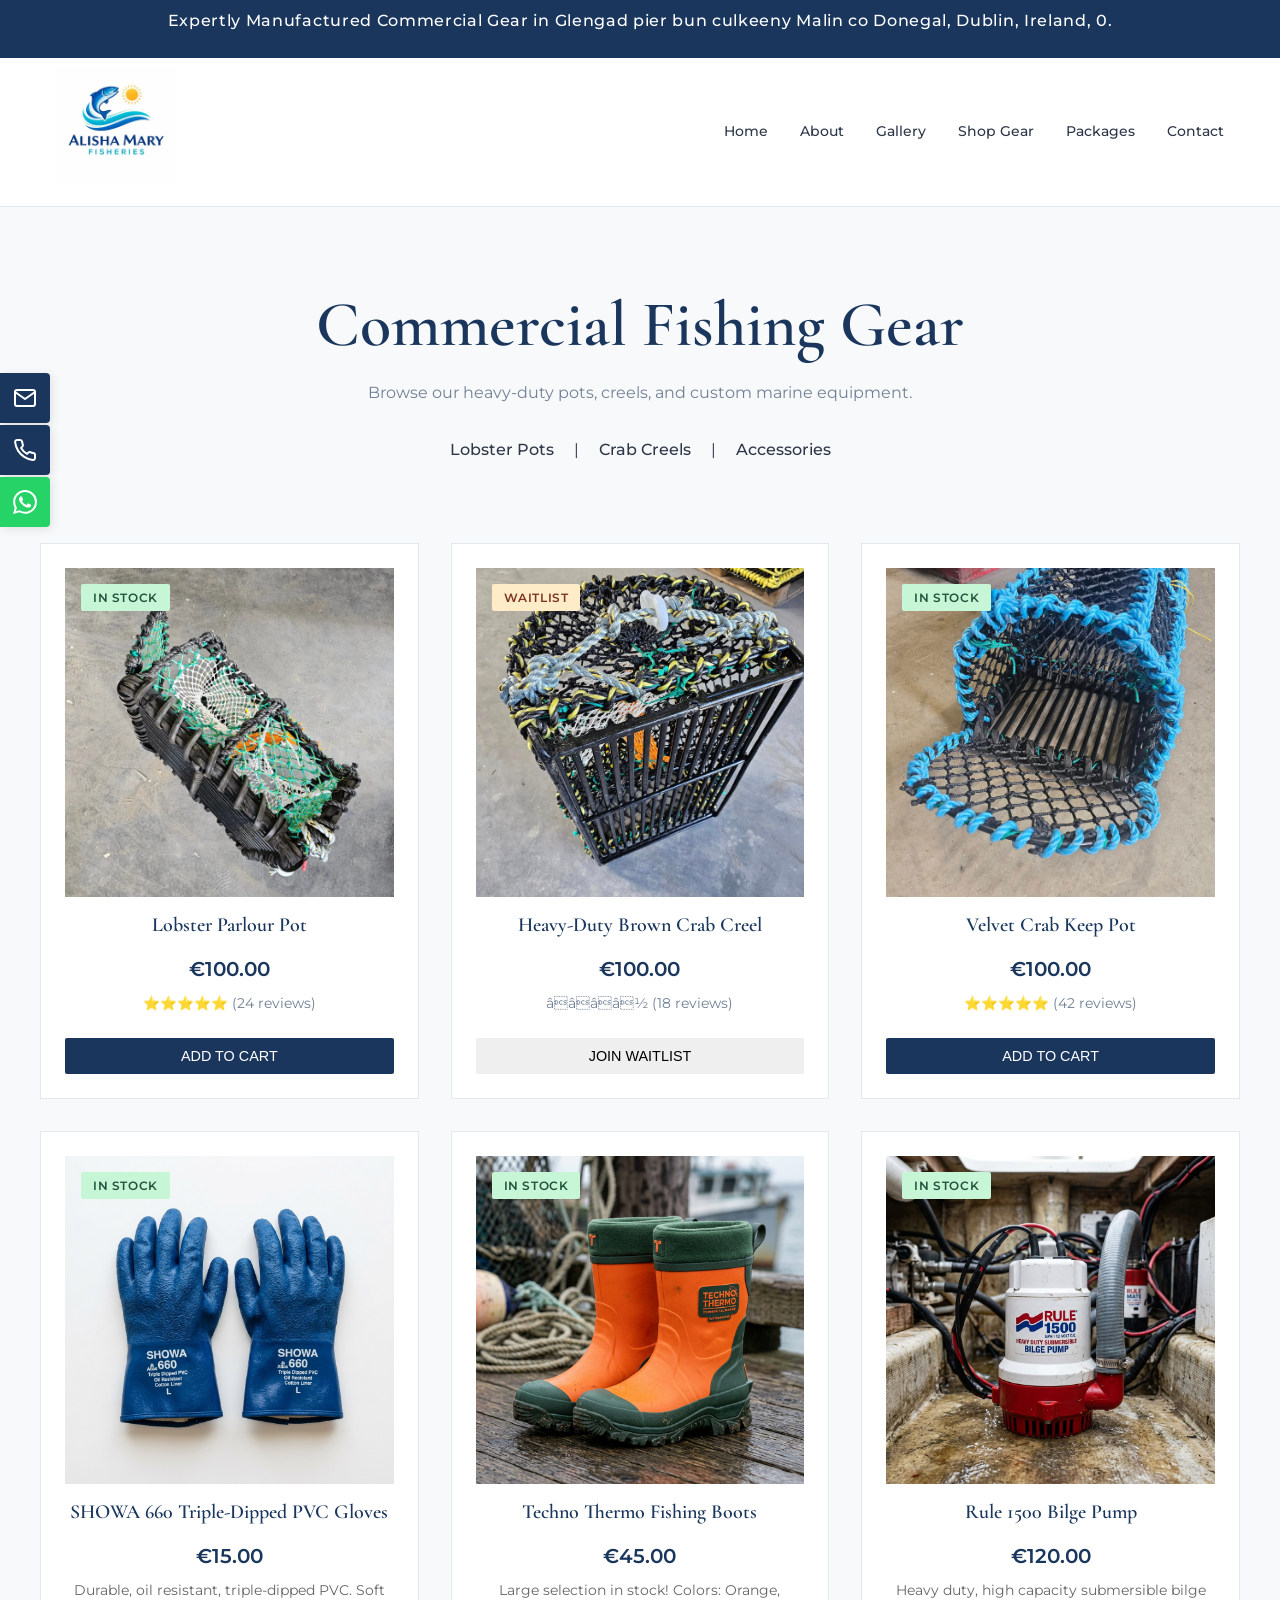
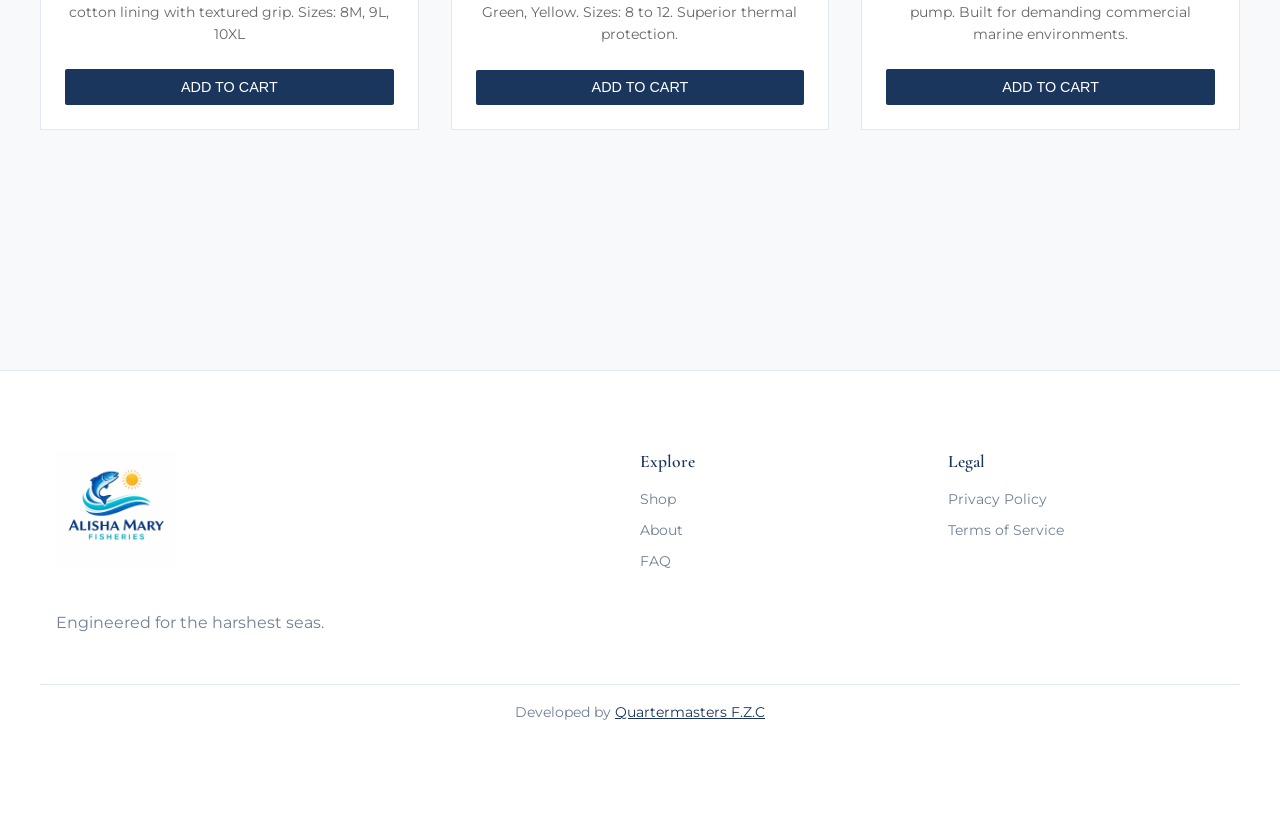
<file: shop.html>
﻿<!DOCTYPE html>
<html lang="en">
<head>
    <meta charset="UTF-8">
    <meta name="viewport" content="width=device-width, initial-scale=1.0">
    <title>Shop | Alisha Mary Fisheries Ltd</title>
    <!-- Fonts: Cormorant Garamond & Montserrat -->
    <link rel="preconnect" href="https://fonts.googleapis.com">
    <link rel="preconnect" href="https://fonts.gstatic.com" crossorigin>
    <link href="https://fonts.googleapis.com/css2?family=Cormorant+Garamond:ital,wght@0,400;0,600;0,700;1,400&family=Montserrat:wght@300;400;500;600&display=swap" rel="stylesheet">
    <link rel="stylesheet" href="styles.css">
    <link rel="icon" type="image/jpeg" href="assets/logo.jpg">
</head>
<body>
    <!-- Announcement Bar -->
    <div id="announcement-bar" class="announcement-bar">
        <p>Expertly Manufactured Commercial Gear in Glengad pier bun culkeeny Malin co Donegal, Dublin, Ireland, 0.</p>
    </div>

    <!-- Navigation Header -->
    <header class="main-header">
        <div class="nav-container container">
            <a href="index.html" class="logo">
                <img src="assets/logo.jpg" alt="Alisha Mary Fisheries Ltd Logo" style="height: 90px; width: auto; object-fit: contain;">
            </a>
            <nav class="nav-links">
                <a href="index.html">Home</a>
                <a href="shop.html">Shop Gear</a>
                <a href="gallery.html">Gallery</a>
                <a href="about.html">About</a>
                <a href="packages.html">Packages</a>
                <a href="contact.html">Contact</a>
                </nav>
        </div>
    </header>

    <main id="content" class="container shop-page">
        <div class="shop-header">
            <h1>Commercial Fishing Gear</h1>
            <p>Browse our heavy-duty pots, creels, and custom marine equipment.</p>
            <div class="shop-categories">
                <a href="#pots">Lobster Pots</a> | 
                <a href="#creels">Crab Creels</a> | 
                <a href="#accessories">Accessories</a>
            </div>
        </div>

        <div class="grid-12 featured-grid shop-grid">
            <!-- Product 1 -->
            <div class="category-card product-card">
                <div class="card-img-wrapper">
                    <span class="badge in-stock">In Stock</span>
                    <img src="assets/commercial-lobster-pots-1.jpg" alt="Lobster Parlour Pots">
                </div>
                <h3>Lobster Parlour Pot</h3>
                <p class="price">&euro;100.00</p>
                <div class="reviews">
                    &#11088;&#11088;&#11088;&#11088;&#11088; (24 reviews)
                </div>
                <button class="btn btn-primary btn-sm block-btn">ADD TO CART</button>
            </div>

            <!-- Product 2 -->
            <div class="category-card product-card">
                <div class="card-img-wrapper">
                    <span class="badge waitlist">Waitlist</span>
                    <img src="assets/heavy-duty-crab-creels-2.jpg" alt="Brown Crab Creels">
                </div>
                <h3>Heavy-Duty Brown Crab Creel</h3>
                <p class="price">&euro;100.00</p>
                <div class="reviews">
                    â­â­â­â­&frac12; (18 reviews)
                </div>
                <button class="btn btn-sm block-btn" onclick="document.getElementById('waitlist-modal').classList.add('active')">JOIN WAITLIST</button>
            </div>

            <!-- Product 3 -->
            <div class="category-card product-card">
                <div class="card-img-wrapper">
                    <span class="badge in-stock">In Stock</span>
                    <img src="assets/commercial-fishing-equipment-3.jpg" alt="Velvet Crab Keep Pots">
                </div>
                <h3>Velvet Crab Keep Pot</h3>
                <p class="price">&euro;100.00</p>
                <div class="reviews">
                    &#11088;&#11088;&#11088;&#11088;&#11088; (42 reviews)
                </div>
                <button class="btn btn-primary btn-sm block-btn">ADD TO CART</button>
            </div>
            <!-- Product 4: SHOWA Gloves -->
            <div class="category-card product-card">
                <div class="card-img-wrapper">
                    <span class="badge in-stock">In Stock</span>
                    <img src="assets/showa-gloves.png" alt="SHOWA 660 Triple-Dipped PVC Gloves" style="object-fit: cover;">
                </div>
                <h3>SHOWA 660 Triple-Dipped PVC Gloves</h3>
                <p class="price">€15.00</p>
                <div class="reviews">
                    <p style="font-size: 0.85rem; color: #666; margin: 0.5rem 0;">Durable, oil resistant, triple-dipped PVC. Soft cotton lining with textured grip. Sizes: 8M, 9L, 10XL</p>
                </div>
                <button class="btn btn-primary btn-sm block-btn">ADD TO CART</button>
            </div>
            <!-- Product 5: Techno Boots -->
            <div class="category-card product-card">
                <div class="card-img-wrapper">
                    <span class="badge in-stock">In Stock</span>
                    <img src="assets/techno-boots.png" alt="Techno Thermo Fishing Boots" style="object-fit: cover;">
                </div>
                <h3>Techno Thermo Fishing Boots</h3>
                <p class="price">€45.00</p>
                <div class="reviews">
                    <p style="font-size: 0.85rem; color: #666; margin: 0.5rem 0;">Large selection in stock! Colors: Orange, Green, Yellow. Sizes: 8 to 12. Superior thermal protection.</p>
                </div>
                <button class="btn btn-primary btn-sm block-btn">ADD TO CART</button>
            </div>

            <!-- Product 6: Rule 1500 Pump -->
            <div class="category-card product-card">
                <div class="card-img-wrapper">
                    <span class="badge in-stock">In Stock</span>
                    <img src="assets/rule-pump.png" alt="Rule 1500 Bilge Pump" style="object-fit: cover;">
                </div>
                <h3>Rule 1500 Bilge Pump</h3>
                <p class="price">€120.00</p>
                <div class="reviews">
                    <p style="font-size: 0.85rem; color: #666; margin: 0.5rem 0;">Heavy duty, high capacity submersible bilge pump. Built for demanding commercial marine environments.</p>
                </div>
                <button class="btn btn-primary btn-sm block-btn">ADD TO CART</button>
            </div>
        </div>
    </main>

    <!-- Waitlist Modal -->
    <div id="waitlist-modal" class="modal hidden">
        <div class="modal-content">
            <button class="close-btn" onclick="document.getElementById('waitlist-modal').classList.remove('active')">&times;</button>
            <h3>Join the Waitlist</h3>
            <p>This item is currently out of stock. Enter your email to be notified when it returns.</p>
            <form class="promo-form">
                <input type="email" placeholder="Enter your email" required>
                <button type="submit" class="btn btn-primary">NOTIFY ME</button>
            </form>
        </div>
    </div>

    <!-- Footer -->
    <footer class="main-footer">
        <div class="container footer-grid">
            <div class="footer-brand">
                <img src="assets/logo.jpg" alt="Alisha Mary Fisheries Ltd Logo" style="height: 60px; width: auto; object-fit: contain; margin-bottom: 1rem;">
                <p>Engineered for the harshest seas.</p>
            </div>
            <div class="footer-links">
                <h4>Explore</h4>
                <a href="shop.html">Shop</a>
                <a href="about.html">About</a>
                <a href="faq.html">FAQ</a>
            </div>
            <div class="footer-links">
                <h4>Legal</h4>
                <a href="#">Privacy Policy</a>
                <a href="#">Terms of Service</a>
            </div>
        </div>
        <div class="container text-center" style="margin-top: 2rem; padding-top: 1rem; border-top: 1px solid var(--clr-accent);">
            <p style="font-size: 0.9rem; color: var(--clr-text-light);">
                Developed by <a href="https://wa.me/971527529598" target="_blank" style="color: var(--clr-primary); text-decoration: underline;">Quartermasters F.Z.C</a>
            </p>
        </div>
    </footer>

    <script src="https://cdnjs.cloudflare.com/ajax/libs/gsap/3.12.2/gsap.min.js"></script>
    <script src="app.js"></script>

    <!-- Floating Contact Menu -->
    <div class="floating-contact-menu">
        <a href="mailto:info@alishamaryfisheries.com" class="floating-btn email-btn" title="Email Us">
            <svg viewBox="0 0 24 24" fill="none" stroke="currentColor" stroke-width="2" stroke-linecap="round" stroke-linejoin="round"><path d="M4 4h16c1.1 0 2 .9 2 2v12c0 1.1-.9 2-2 2H4c-1.1 0-2-.9-2-2V6c0-1.1.9-2 2-2z"></path><polyline points="22,6 12,13 2,6"></polyline></svg>
        </a>
        <a href="tel:0877548052" class="floating-btn call-btn" title="Call Us">
            <svg viewBox="0 0 24 24" fill="none" stroke="currentColor" stroke-width="2" stroke-linecap="round" stroke-linejoin="round"><path d="M22 16.92v3a2 2 0 0 1-2.18 2 19.79 19.79 0 0 1-8.63-3.07 19.5 19.5 0 0 1-6-6 19.79 19.79 0 0 1-3.07-8.67A2 2 0 0 1 4.11 2h3a2 2 0 0 1 2 1.72 12.84 12.84 0 0 0 .7 2.81 2 2 0 0 1-.45 2.11L8.09 9.91a16 16 0 0 0 6 6l1.27-1.27a2 2 0 0 1 2.11-.45 12.84 12.84 0 0 0 2.81.7A2 2 0 0 1 22 16.92z"></path></svg>
        </a>
        <a href="https://wa.me/971527529598" class="floating-btn wa-btn" title="WhatsApp Us" target="_blank">
            <svg viewBox="0 0 24 24" fill="none" stroke="currentColor" stroke-width="2" stroke-linecap="round" stroke-linejoin="round"><path d="M21 11.5a8.38 8.38 0 0 1-.9 3.8 8.5 8.5 0 0 1-7.6 4.7 8.38 8.38 0 0 1-3.8-.9L3 21l1.9-5.7a8.38 8.38 0 0 1-.9-3.8 8.5 8.5 0 0 1 4.7-7.6 8.38 8.38 0 0 1 3.8-.9h.5a8.48 8.48 0 0 1 8 8v.5z"></path></svg>
        </a>
    </div>

</body>
</html>
</file>
<file: styles.css>
:root {
    /* Colors - Light Premium Theme */
    --clr-bg: #F8F9FA;
    --clr-bg-alt: #FFFFFF;
    --clr-primary: #1A365D; /* Deep Ocean Navy */
    --clr-primary-hover: #2A4365;
    --clr-accent: #E2E8F0;
    --clr-text: #2D3748;
    --clr-text-light: #718096;
    
    /* Typography Option C */
    --font-heading: 'Cormorant Garamond', serif;
    --font-body: 'Montserrat', sans-serif;
    
    /* Layout */
    --container-max: 1200px;
    --spacing-sm: 1rem;
    --spacing-md: 2.5rem;
    --spacing-lg: 5rem;
}

* {
    margin: 0;
    padding: 0;
    box-sizing: border-box;
}

body {
    font-family: var(--font-body);
    color: var(--clr-text);
    background-color: var(--clr-bg);
    line-height: 1.6;
    -webkit-font-smoothing: antialiased;
}

h1, h2, h3, h4, h5, h6 {
    font-family: var(--font-heading);
    font-weight: 600;
    line-height: 1.2;
    color: var(--clr-primary);
}

.container {
    max-width: var(--container-max);
    margin: 0 auto;
    padding: 0 var(--spacing-sm);
}

/* Typography Scale */
h1 { font-size: clamp(2.5rem, 5vw, 4.5rem); }
h2 { font-size: clamp(2rem, 3vw, 3rem); }
p { font-size: 1rem; margin-bottom: 1rem; }

/* Announcement Bar */
.announcement-bar {
    background-color: var(--clr-primary);
    color: white;
    text-align: center;
    padding: 0.5rem;
    font-size: 0.85rem;
    letter-spacing: 0.05em;
    font-weight: 500;
}

/* Header */
.main-header {
    background: var(--clr-bg-alt);
    padding: 0.5rem 0;
    border-bottom: 1px solid var(--clr-accent);
    position: sticky;
    top: 0;
    z-index: 100;
}

.nav-container {
    display: flex;
    justify-content: space-between;
    align-items: center;
}

.logo {
    font-family: var(--font-heading);
    font-size: 1.5rem;
    font-weight: 700;
    text-decoration: none;
    color: var(--clr-primary);
    letter-spacing: 2px;
}

.nav-links {
    display: flex;
    gap: 2rem;
    align-items: center;
}

.nav-links a:not(.btn) {
    text-decoration: none;
    color: var(--clr-text);
    font-weight: 500;
    font-size: 0.9rem;
    transition: color 0.3s ease;
}

.nav-links a:not(.btn):hover {
    color: var(--clr-primary);
}

/* Elegant Buttons */
.btn {
    display: inline-block;
    padding: 0.8rem 1.8rem;
    text-decoration: none;
    font-weight: 500;
    font-size: 0.9rem;
    border: none;
    cursor: pointer;
    transition: all 0.3s cubic-bezier(0.25, 1, 0.5, 1);
    border-radius: 2px; /* Minimalist sharp edges with tiny smoothing */
}

.btn-primary {
    background-color: var(--clr-primary);
    color: white;
}

.btn-primary:hover {
    background-color: var(--clr-primary-hover);
    transform: translateY(-2px);
    box-shadow: 0 4px 12px rgba(26, 54, 93, 0.15);
}

.btn-sm {
    padding: 0.6rem 1.2rem;
}

/* 12 Column Grid Utility */
.grid-12 {
    display: grid;
    grid-template-columns: repeat(12, 1fr);
    gap: 2rem;
}

/* Footer */
.main-footer {
    background-color: var(--clr-bg-alt);
    padding: var(--spacing-lg) 0;
    border-top: 1px solid var(--clr-accent);
    margin-top: var(--spacing-lg);
}

.footer-grid {
    display: grid;
    grid-template-columns: 2fr 1fr 1fr;
    gap: 2rem;
}

.footer-brand p {
    color: var(--clr-text-light);
    margin-top: 1rem;
}

.footer-links h4 {
    margin-bottom: 1rem;
    font-size: 1.1rem;
}

.footer-links a {
    display: block;
    color: var(--clr-text-light);
    text-decoration: none;
    margin-bottom: 0.5rem;
    font-size: 0.9rem;
    transition: color 0.3s ease;
}

.footer-links a:hover {
    color: var(--clr-primary);
}

/* Modal / Promo Popup */
.modal {
    position: fixed;
    top: 0;
    left: 0;
    width: 100%;
    height: 100%;
    background: rgba(0,0,0,0.4);
    display: flex;
    align-items: center;
    justify-content: center;
    z-index: 1000;
    opacity: 0;
    pointer-events: none;
    transition: opacity 0.4s ease;
}

.modal.active {
    opacity: 1;
    pointer-events: all;
}

.modal-content {
    background: var(--clr-bg-alt);
    padding: 3rem;
    border-radius: 4px;
    max-width: 400px;
    position: relative;
    text-align: center;
    transform: translateY(20px);
    transition: transform 0.4s cubic-bezier(0.25, 1, 0.5, 1);
}

.modal.active .modal-content {
    transform: translateY(0);
}

.close-btn {
    position: absolute;
    top: 1rem;
    right: 1.5rem;
    background: none;
    border: none;
    font-size: 1.5rem;
    cursor: pointer;
    color: var(--clr-text-light);
}

.promo-form {
    margin-top: 1.5rem;
    display: flex;
    flex-direction: column;
    gap: 1rem;
}

.promo-form input {
    padding: 0.8rem;
    border: 1px solid var(--clr-accent);
    border-radius: 2px;
    font-family: var(--font-body);
}

/* --- Extended Home Page Styles --- */

/* Brand Ticker */
.ticker-wrapper {
    overflow: hidden;
    background: var(--clr-bg-alt);
    padding: 2.5rem 0;
    border-top: 1px solid var(--clr-accent);
    border-bottom: 1px solid var(--clr-accent);
    display: flex;
    white-space: nowrap;
}

.ticker-track {
    display: flex;
    align-items: center;
    animation: scrollTicker 25s linear infinite;
}

.ticker-wrapper:hover .ticker-track {
    animation-play-state: paused;
}

.ticker-item {
    padding: 0 4rem;
    display: flex;
    align-items: center;
    justify-content: center;
}

.ticker-item img {
    height: 60px;
    width: auto;
    filter: grayscale(100%);
    opacity: 0.6;
    transition: all 0.4s cubic-bezier(0.25, 1, 0.5, 1);
    cursor: pointer;
}

.ticker-item img:hover {
    filter: grayscale(0%);
    opacity: 1;
    transform: scale(1.1);
}

@keyframes scrollTicker {
    0% { transform: translateX(0); }
    100% { transform: translateX(-50%); }
}

/* Statistics Counters */
.stats-section {
    padding: 4rem 0 2rem 0;
}

.stats-grid {
    display: grid;
    grid-template-columns: repeat(4, 1fr);
    text-align: center;
    gap: 2rem;
}

.stat-box h2 {
    font-size: 3rem;
    margin-bottom: 0.5rem;
}

.stat-box p {
    font-size: 0.9rem;
    color: var(--clr-text-light);
    font-weight: 500;
    text-transform: uppercase;
}

/* Manufacturing Process */
.manufacturing-section {
    padding: var(--spacing-lg) 0;
}

.process-grid {
    display: grid;
    grid-template-columns: repeat(3, 1fr);
    gap: 2rem;
}

.process-card {
    background: var(--clr-bg-alt);
    padding: 2rem;
    border: 1px solid var(--clr-accent);
    text-align: center;
}

.process-card img {
    width: 60px;
    height: 60px;
    border-radius: 50%;
    object-fit: cover;
    margin-bottom: 1.5rem;
}

.process-card h3 {
    margin-bottom: 1rem;
    font-size: 1.25rem;
}

/* Testimonials */
.testimonials-section {
    background: var(--clr-bg-alt);
    padding: var(--spacing-lg) 0;
    border-top: 1px solid var(--clr-accent);
    border-bottom: 1px solid var(--clr-accent);
}

.testimonial-slider {
    position: relative;
    width: 100%;
}

.testimonial-track {
    display: flex;
    overflow-x: auto;
    scroll-snap-type: x mandatory;
    gap: 2rem;
    padding-bottom: 2rem;
    scrollbar-width: none; /* Firefox */
    -webkit-overflow-scrolling: touch;
}

.testimonial-track::-webkit-scrollbar {
    display: none; /* Safari and Chrome */
}

.testimonial-card {
    flex: 0 0 85%;
    max-width: 600px;
    scroll-snap-align: center;
    background: white;
    padding: 3rem 2rem;
    border-radius: 4px;
    box-shadow: 0 4px 15px rgba(0,0,0,0.03);
    margin: 0 auto; /* fallback */
}

@media (min-width: 768px) {
    .testimonial-card {
        flex: 0 0 600px;
    }
}

.testimonial-card .stars {
    font-size: 1.5rem;
    margin-bottom: 1rem;
}

.testimonial-card .quote {
    font-family: var(--font-heading);
    font-size: 1.25rem;
    font-style: italic;
    color: var(--clr-primary);
    margin-bottom: 1.5rem;
}

.testimonial-card .author {
    font-weight: 600;
    text-transform: uppercase;
    font-size: 0.85rem;
    letter-spacing: 0.05em;
}

/* CTA Banner */
.cta-banner {
    background: var(--clr-primary);
    color: white;
    padding: var(--spacing-lg) 0;
}

.cta-banner h2 {
    color: white;
    margin-bottom: 1rem;
}

.cta-banner p {
    color: rgba(255, 255, 255, 0.8);
    max-width: 600px;
    margin: 0 auto;
}

@media (max-width: 900px) {
    .stats-grid { grid-template-columns: repeat(2, 1fr); gap: 3rem; }
}

@media (max-width: 600px) {
    .stats-grid { grid-template-columns: 1fr; }
}

/* --- Cart & Checkout Styles --- */
.cart-page, .checkout-page {
    padding: var(--spacing-lg) 0;
}

.col-8 { grid-column: span 8; }
.col-7 { grid-column: span 7; }
.col-5 { grid-column: span 5; }

.cart-item {
    display: flex;
    align-items: center;
    gap: 1.5rem;
    padding: 1rem 0;
    border-bottom: 1px solid var(--clr-accent);
}

.cart-item img {
    border-radius: 2px;
}

.cart-item input[type="number"] {
    width: 60px;
    padding: 0.5rem;
    border: 1px solid var(--clr-accent);
}

.cart-item .remove {
    color: var(--clr-text-light);
    font-size: 0.8rem;
    text-decoration: underline;
}

.order-summary {
    background: var(--clr-bg-alt);
    padding: 2rem;
    border: 1px solid var(--clr-accent);
    align-self: start;
}

.summary-line {
    display: flex;
    justify-content: space-between;
    margin-bottom: 1rem;
    font-size: 0.95rem;
}

.summary-line.total {
    font-weight: 600;
    font-size: 1.25rem;
}

.checkout-form h2 {
    font-size: 1.25rem;
    margin: 2rem 0 1rem 0;
}

.checkout-form input, .checkout-form select {
    width: 100%;
    padding: 0.8rem;
    margin-bottom: 1rem;
    border: 1px solid var(--clr-accent);
    border-radius: 2px;
    font-family: var(--font-body);
}

.form-row {
    display: grid;
    grid-template-columns: 1fr 1fr;
    gap: 1rem;
}

.checkout-summary {
    background: var(--clr-bg-alt);
    padding: 2rem;
    border-left: 1px solid var(--clr-accent);
    height: 100%;
}

@media (max-width: 900px) {
    .col-8, .col-7, .col-5 {
        grid-column: span 12;
    }
}

/* --- Editorial & Blog Specific Styles --- */
.editorial-page {
    padding: var(--spacing-lg) 0;
}

.align-center {
    align-items: center;
}

.col-6 {
    grid-column: span 6;
}

.col-4 {
    grid-column: span 4;
}

.lead-text {
    font-size: 1.25rem;
    font-weight: 500;
    color: var(--clr-primary);
    margin-bottom: 1.5rem;
}

.editorial-img img {
    width: 100%;
    border-radius: 2px;
}

.blog-card {
    background: var(--clr-bg-alt);
    border: 1px solid var(--clr-accent);
    padding: 1.5rem;
    transition: transform 0.3s;
}

.blog-card:hover {
    transform: translateY(-5px);
}

.blog-card img {
    width: 100%;
    height: auto;
    object-fit: cover;
    margin-bottom: 1rem;
    border-radius: 2px;
}

.blog-card .date {
    font-size: 0.8rem;
    color: var(--clr-text-light);
    margin-bottom: 1rem;
}

.blog-card a {
    color: var(--clr-primary);
    text-decoration: none;
    font-weight: 600;
}

@media (max-width: 900px) {
    .col-6, .col-4 {
        grid-column: span 12;
    }
}

/* --- Gallery Specific Styles --- */
.gallery-page {
    padding: var(--spacing-lg) 0;
}

.masonry-gallery {
    column-count: 3;
    column-gap: 1.5rem;
    margin-top: var(--spacing-md);
}

.masonry-item {
    display: inline-block;
    width: 100%;
    margin-bottom: 1.5rem;
    border-radius: 2px;
    overflow: hidden;
    break-inside: avoid;
}

.masonry-item img {
    width: 100%;
    height: auto;
    display: block;
    transition: transform 0.4s ease;
}

.masonry-item:hover img {
    transform: scale(1.03);
}

@media (max-width: 900px) {
    .masonry-gallery {
        column-count: 2;
    }
}
@media (max-width: 600px) {
    .masonry-gallery {
        column-count: 1;
    }
}

/* --- Shop Page Specific Styles --- */
.shop-page {
    padding: var(--spacing-lg) 0;
}

.shop-header {
    text-align: center;
    margin-bottom: var(--spacing-lg);
}

.shop-header h1 {
    margin-bottom: 1rem;
}

.shop-header p {
    color: var(--clr-text-light);
    margin-bottom: 2rem;
}

.shop-categories a {
    color: var(--clr-text);
    text-decoration: none;
    margin: 0 1rem;
    font-weight: 500;
    transition: color 0.3s;
}

.shop-categories a:hover {
    color: var(--clr-primary);
}

.shop-grid {
    margin-bottom: var(--spacing-lg);
}

.product-card {
    text-align: left;
}

.card-img-wrapper {
    position: relative;
}

.badge {
    position: absolute;
    top: 1rem;
    left: 1rem;
    padding: 0.25rem 0.75rem;
    font-size: 0.75rem;
    font-weight: 600;
    text-transform: uppercase;
    letter-spacing: 0.05em;
    z-index: 10;
    border-radius: 2px;
}

.in-stock {
    background: #C6F6D5;
    color: #22543D;
}

.waitlist {
    background: #FEEBC8;
    color: #7B341E;
}

.price {
    font-size: 1.25rem;
    font-weight: 600;
    color: var(--clr-primary);
    margin-bottom: 0.5rem;
}

.reviews {
    font-size: 0.85rem;
    color: var(--clr-text-light);
    margin-bottom: 1.5rem;
}

.block-btn {
    width: 100%;
    text-align: center;
}

/* --- Home Page Specific Styles --- */

/* Hero Section */
.hero-section {
    padding: var(--spacing-lg) 0;
    align-items: center;
}

.hero-text {
    grid-column: 1 / 7;
}

.hero-title {
    margin-bottom: 1.5rem;
}

.hero-subtitle {
    font-size: 1.1rem;
    color: var(--clr-text-light);
    margin-bottom: 2rem;
}

.hero-image {
    grid-column: 7 / 13;
    overflow: hidden;
    border-radius: 4px;
}

.hero-image img {
    width: 100%;
    height: auto;
    display: block;
    object-fit: cover;
}

/* Featured Section */
.featured-section {
    padding: var(--spacing-lg) 0;
}

.section-title {
    margin-bottom: var(--spacing-md);
}

.text-center {
    text-align: center;
}

.featured-grid {
    grid-template-columns: repeat(3, 1fr);
    gap: 2rem;
}

.category-card {
    background: var(--clr-bg-alt);
    padding: 1.5rem;
    border: 1px solid var(--clr-accent);
    text-align: center;
    transition: transform 0.3s ease;
}

.category-card:hover {
    transform: translateY(-5px);
}

.card-img-wrapper {
    width: 100%;
    aspect-ratio: 1;
    overflow: hidden;
    margin-bottom: 1rem;
    background: var(--clr-accent);
}

.card-img-wrapper img {
    width: 100%;
    height: 100%;
    object-fit: cover;
    transition: transform 0.5s ease;
}

.category-card:hover .card-img-wrapper img {
    transform: scale(1.05);
}

.category-card h3 {
    font-size: 1.25rem;
    margin-bottom: 1rem;
}

/* Value Section */
.value-section {
    padding: var(--spacing-lg) 0;
    align-items: center;
}

.value-text {
    grid-column: 7 / 13;
}

.value-text h2 {
    margin-bottom: 1.5rem;
}

.value-image {
    grid-column: 1 / 7;
    grid-row: 1; /* Force image to the left */
    overflow: hidden;
    border-radius: 4px;
}

.value-image img {
    width: 100%;
    height: auto;
    display: block;
    object-fit: cover;
}

/* Responsive adjustments */
@media (max-width: 900px) {
    .grid-12, .hero-section, .value-section, .featured-grid {
        display: flex;
        flex-direction: column;
    }
    
    .hero-text, .value-text {
        text-align: center;
    }
}

/* Floating Contact Menu */
.floating-contact-menu {
    position: fixed;
    left: 0;
    top: 50%;
    transform: translateY(-50%);
    display: flex;
    flex-direction: column;
    gap: 2px;
    z-index: 9999;
}

.floating-btn {
    display: flex;
    align-items: center;
    justify-content: center;
    width: 50px;
    height: 50px;
    background: var(--clr-primary);
    color: white;
    text-decoration: none;
    transition: transform 0.3s ease, background 0.3s ease;
    border-radius: 0 4px 4px 0;
    box-shadow: 2px 2px 10px rgba(0,0,0,0.1);
}

.floating-btn svg {
    width: 24px;
    height: 24px;
}

.floating-btn svg {
    width: 24px;
    height: 24px;
}

.floating-btn:hover {
    transform: translateX(10px);
    background: var(--clr-accent);
    color: white;
}

.wa-btn {
    background-color: #25D366; /* WhatsApp Green */
    background-image: url('data:image/svg+xml;utf8,<svg viewBox="0 0 24 24" fill="white" xmlns="http://www.w3.org/2000/svg"><path d="M17.472 14.382c-.297-.149-1.758-.867-2.03-.967-.273-.099-.471-.148-.67.15-.197.297-.767.966-.94 1.164-.173.199-.347.223-.644.075-.297-.15-1.255-.463-2.39-1.475-.883-.788-1.48-1.761-1.653-2.059-.173-.297-.018-.458.13-.606.134-.133.298-.347.446-.52.149-.174.198-.298.298-.497.099-.198.05-.371-.025-.52-.075-.149-.669-1.612-.916-2.207-.242-.579-.487-.5-.669-.51-.173-.008-.371-.01-.57-.01-.198 0-.52.074-.792.372-.272.297-1.04 1.016-1.04 2.479 0 1.462 1.065 2.875 1.213 3.074.149.198 2.096 3.2 5.077 4.487.709.306 1.262.489 1.694.625.712.227 1.36.195 1.871.118.571-.085 1.758-.719 2.006-1.413.248-.694.248-1.289.173-1.413-.074-.124-.272-.198-.57-.347m-5.421 7.403h-.004a9.87 9.87 0 01-5.031-1.378l-.361-.214-3.741.982.998-3.648-.235-.374a9.86 9.86 0 01-1.51-5.26c.001-5.45 4.436-9.884 9.888-9.884 2.64 0 5.122 1.03 6.988 2.898a9.825 9.825 0 012.893 6.994c-.003 5.45-4.437 9.884-9.885 9.884m8.413-18.297A11.815 11.815 0 0012.05 0C5.495 0 .16 5.335.157 11.892c0 2.096.547 4.142 1.588 5.945L.057 24l6.305-1.654a11.882 11.882 0 005.683 1.448h.005c6.554 0 11.89-5.335 11.893-11.893a11.821 11.821 0 00-3.48-8.413z"/></svg>');
    background-size: 24px 24px;
    background-repeat: no-repeat;
    background-position: center;
}
.wa-btn:hover {
    background-color: #128C7E;
}
.wa-btn svg {
    display: none;
}

/* Double the logo size in header and footer */
.logo img {
    height: 120px !important;
}
.footer-brand img {
    height: 120px !important;
}

/* Reorder Nav Bar Links */
.nav-links {
    display: flex;
}
.nav-links a[href="index.html"] { order: 1; }
.nav-links a[href="about.html"] { order: 2; }
.nav-links a[href="gallery.html"] { order: 3; }
.nav-links a[href="shop.html"] { order: 4; }
.nav-links a[href="packages.html"] { order: 5; }
.nav-links a[href="contact.html"] { order: 6; }
.nav-links a[href="book.html"] { order: 7; }
</file>
